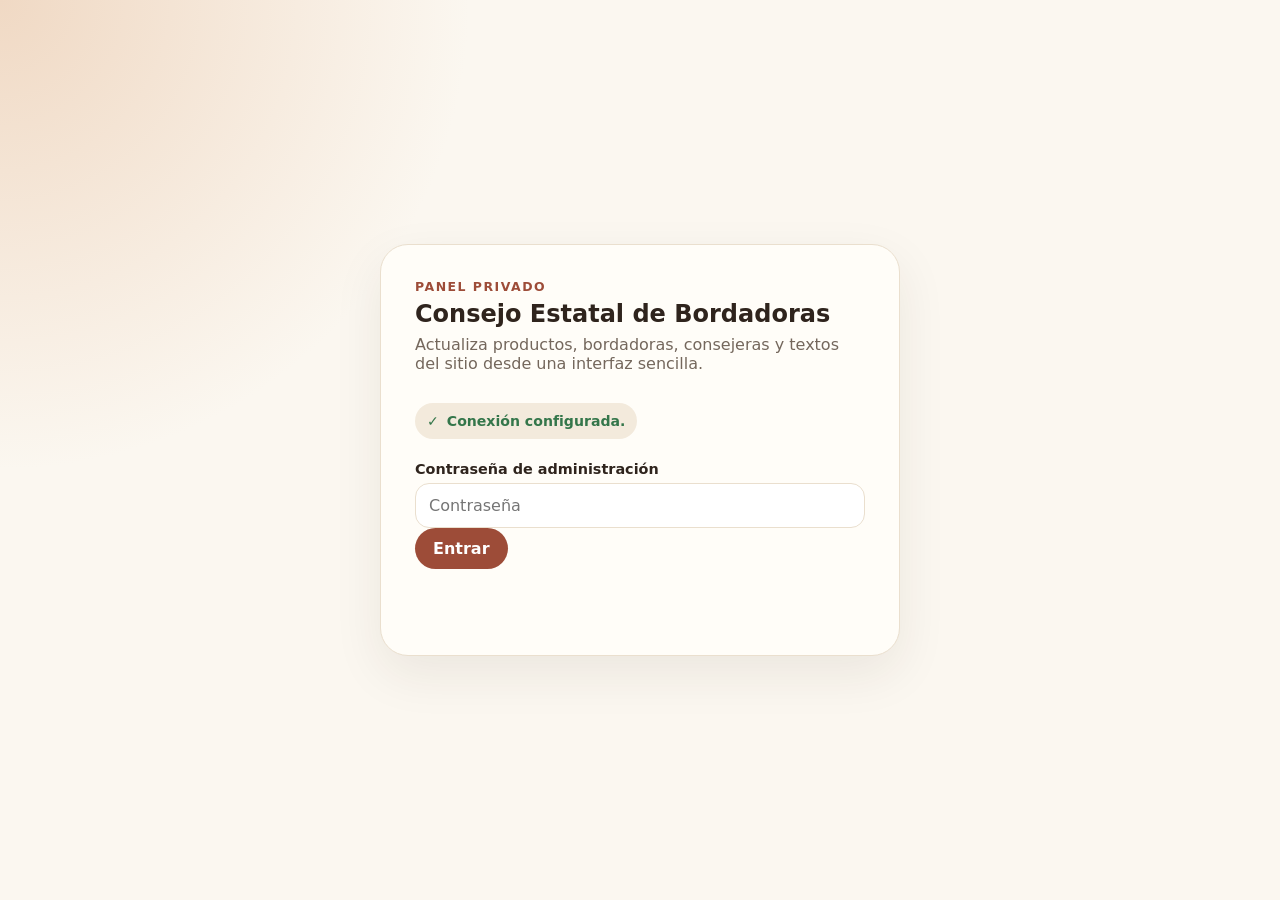
<file: admin/index.html>
<!doctype html>
<html lang="es">
<head>
  <meta charset="utf-8" />
  <meta name="viewport" content="width=device-width, initial-scale=1" />
  <title>Admin · Consejo Estatal de Bordadoras</title>
  <link rel="stylesheet" href="./styles.css" />
</head>
<body>
  <div id="app">
    <section id="loginScreen" class="screen login-screen">
      <div class="login-card">
        <p class="eyebrow">Panel privado</p>
        <h1>Consejo Estatal de Bordadoras</h1>
        <p class="muted">Actualiza productos, bordadoras, consejeras y textos del sitio desde una interfaz sencilla.</p>
        <div id="apiUrlBlock" class="hidden"><input id="apiUrlInput" type="hidden" /></div>
        <p id="configuredApiMessage" class="configured-api">Conexión configurada.</p>
        <label>Contraseña de administración</label>
        <input id="passwordInput" type="password" placeholder="Contraseña" autocomplete="current-password" />
        <button id="loginBtn" class="primary">Entrar</button>
        <p id="loginMessage" class="message"></p>
      </div>
    </section>

    <section id="adminScreen" class="screen hidden">
      <header class="topbar">
        <div>
          <p class="eyebrow">Administración</p>
          <h1>Catálogo del Consejo</h1>
        </div>
        <div class="top-actions">
          <button id="refreshBtn" class="secondary">Actualizar datos</button>
          <button id="logoutBtn" class="ghost">Salir</button>
        </div>
      </header>

      <main class="layout">
        <aside class="sidebar">
          <button class="nav active" data-tab="productos">Productos</button>
          <button class="nav" data-tab="bordadoras">Bordadoras</button>
          <button class="nav" data-tab="consejeras">Consejeras</button>
          <button class="nav" data-tab="opciones">Categorías y técnicas</button>
          <button class="nav" data-tab="configuracion">Configuración</button>
        </aside>

        <section class="content">
          <div id="status" class="status hidden"></div>

          <section id="tab-productos" class="tab active">
            <div class="section-head">
              <div>
                <h2>Productos</h2>
                <p class="muted">Crea, edita, publica u oculta piezas del catálogo.</p>
              </div>
              <button id="newProductBtn" class="primary">Nuevo producto</button>
            </div>
            <div class="toolbar">
              <input id="productSearch" type="search" placeholder="Buscar producto, municipio o bordadora" />
              <select id="productStateFilter"><option value="">Todos los estados</option></select>
            </div>
            <div id="productsList" class="cards"></div>
            <form id="productForm" class="editor hidden"></form>
          </section>

          <section id="tab-bordadoras" class="tab">
            <div class="section-head">
              <div>
                <h2>Bordadoras</h2>
                <p class="muted">Administra fichas de artesanas y datos de contacto.</p>
              </div>
              <button id="newBordadoraBtn" class="primary">Nueva bordadora</button>
            </div>
            <input id="bordadoraSearch" type="search" placeholder="Buscar bordadora o municipio" />
            <div id="bordadorasList" class="cards"></div>
            <form id="bordadoraForm" class="editor hidden"></form>
          </section>

          <section id="tab-consejeras" class="tab">
            <div class="section-head">
              <div>
                <h2>Consejeras</h2>
                <p class="muted">Administra integrantes del Consejo y sus semblanzas.</p>
              </div>
              <button id="newConsejeraBtn" class="primary">Nueva consejera</button>
            </div>
            <input id="consejeraSearch" type="search" placeholder="Buscar consejera o cargo" />
            <div id="consejerasList" class="cards"></div>
            <form id="consejeraForm" class="editor hidden"></form>
          </section>


          <section id="tab-opciones" class="tab">
            <div class="section-head">
              <div>
                <h2>Categorías y técnicas</h2>
                <p class="muted">Agrega, corrige o elimina opciones. Escribe una opción por línea.</p>
              </div>
              <button id="saveOptionsBtn" class="primary">Guardar opciones</button>
            </div>
            <div class="options-grid">
              <div>
                <label for="categoriesOptions">Categorías</label>
                <textarea id="categoriesOptions" rows="14" placeholder="Una categoría por línea"></textarea>
              </div>
              <div>
                <label for="techniquesOptions">Técnicas</label>
                <textarea id="techniquesOptions" rows="14" placeholder="Una técnica por línea"></textarea>
              </div>
            </div>
            <p class="help">Los cambios se guardan en la hoja “Listas” de Google Sheets y aparecen de inmediato en los formularios de productos.</p>
          </section>

          <section id="tab-configuracion" class="tab">
            <div class="section-head">
              <div>
                <h2>Configuración del sitio</h2>
                <p class="muted">Edita valores de contacto, redes y textos cortos. No cambies las claves.</p>
              </div>
              <button id="saveConfigBtn" class="primary">Guardar configuración</button>
            </div>
            <div id="configEditor" class="config-grid"></div>
          </section>
        </section>
      </main>
    </section>
  </div>

  <script src="./config.js"></script>
  <script src="./app.js"></script>
</body>
</html>
</file>
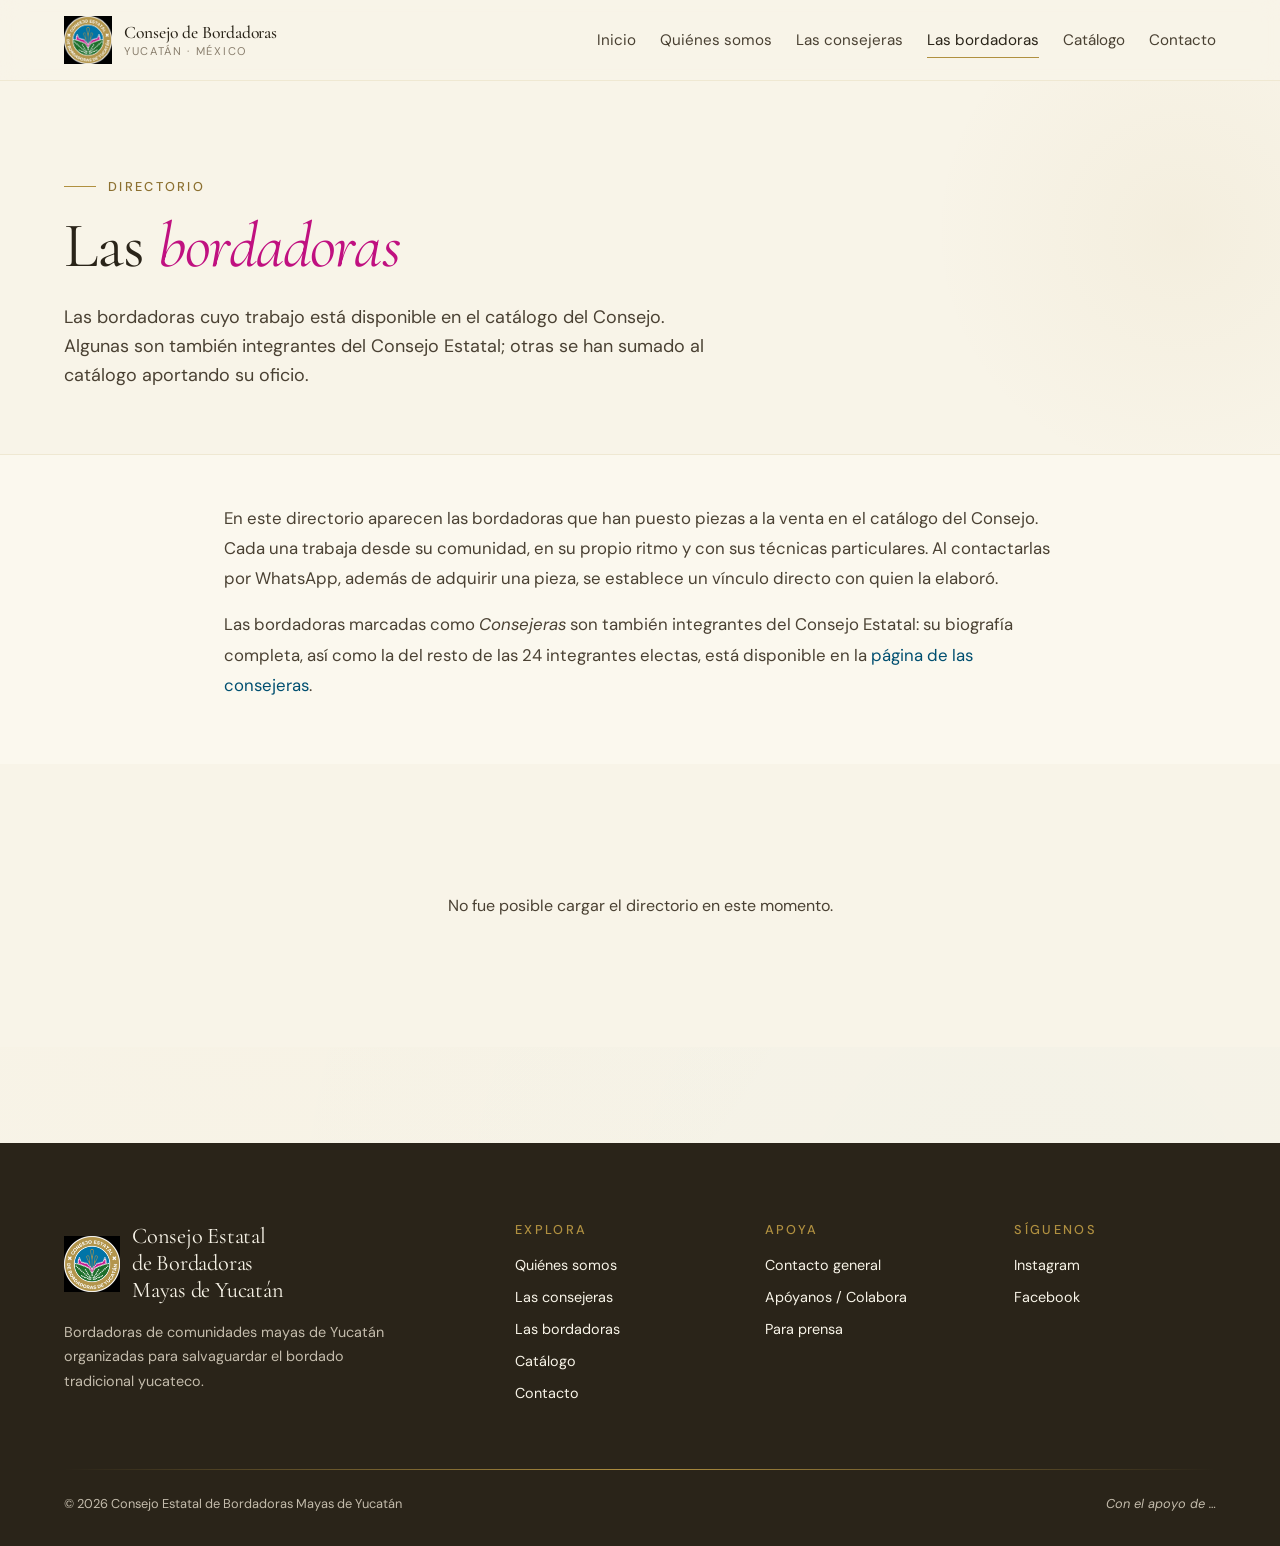
<file: site/bordadoras.html>
<!DOCTYPE html>
<html lang="es">
<head>
  <meta charset="UTF-8">
  <meta name="viewport" content="width=device-width, initial-scale=1.0">
  <title>Las bordadoras · Consejo Estatal de Bordadoras Mayas de Yucatán</title>
  <meta name="description" content="Directorio de bordadoras integrantes del Consejo Estatal de Bordadoras Mayas de Yucatán, con sus comunidades, técnicas y trayectorias.">
  
  <link rel="preconnect" href="https://fonts.googleapis.com">
  <link rel="preconnect" href="https://fonts.gstatic.com" crossorigin>
  <link href="https://fonts.googleapis.com/css2?family=Cormorant+Garamond:ital,wght@0,300;0,400;0,500;0,600;1,300;1,400;1,500&family=DM+Sans:wght@400;500;600&display=swap" rel="stylesheet">
  
  <link rel="stylesheet" href="assets/css/base.css">
  <link rel="stylesheet" href="assets/css/componentes.css">
  <link rel="stylesheet" href="assets/css/paginas-internas.css">
  <link rel="icon" type="image/png" href="assets/img/logo-consejo.png">
</head>

<body>
  <header class="header">
    <div class="header__contenedor">
      <a href="index.html" class="header__marca" aria-label="Inicio">
        <img src="assets/img/logo-consejo.png" alt="" class="header__logo">
        <div class="header__nombre">
          <span class="header__nombre-principal">Consejo de Bordadoras</span>
          <span class="header__nombre-secundario">Yucatán · México</span>
        </div>
      </a>
      
      <nav class="nav" aria-label="Navegación principal">
        <ul class="nav__lista">
          <li><a class="nav__link" href="index.html">Inicio</a></li>
          <li><a class="nav__link" href="quienes-somos.html">Quiénes somos</a></li>
          <li><a class="nav__link" href="consejeras.html">Las consejeras</a></li>
          <li><a class="nav__link" href="bordadoras.html" aria-current="page">Las bordadoras</a></li>
          <li><a class="nav__link" href="catalogo.html">Catálogo</a></li>
          <li><a class="nav__link" href="contacto.html">Contacto</a></li>
        </ul>
        <button class="nav__toggle" aria-label="Abrir menú" aria-expanded="false">
          <svg viewBox="0 0 24 24" fill="none" stroke="currentColor" stroke-width="1.5">
            <line x1="3" y1="6" x2="21" y2="6"/>
            <line x1="3" y1="12" x2="21" y2="12"/>
            <line x1="3" y1="18" x2="21" y2="18"/>
          </svg>
        </button>
      </nav>
    </div>
  </header>

  <main>
    <header class="page-header">
      <div class="page-header__contenedor">
        <div class="page-header__eyebrow">
          <span class="page-header__eyebrow-linea"></span>
          <span class="page-header__eyebrow-texto">Directorio</span>
        </div>
        <h1 class="page-header__titulo">Las <em>bordadoras</em></h1>
        <p class="page-header__subtitulo">
          Las bordadoras cuyo trabajo está disponible en el catálogo del Consejo. Algunas son también integrantes del Consejo Estatal; otras se han sumado al catálogo aportando su oficio.
        </p>
      </div>
    </header>

    <section class="prosa" style="padding-block: var(--esp-12);">
      <div class="prosa__contenedor">
        <p>
          En este directorio aparecen las bordadoras que han puesto piezas a la venta en el catálogo del Consejo. Cada una trabaja desde su comunidad, en su propio ritmo y con sus técnicas particulares. Al contactarlas por WhatsApp, además de adquirir una pieza, se establece un vínculo directo con quien la elaboró.
        </p>
        <p>
          Las bordadoras marcadas como <em>Consejeras</em> son también integrantes del Consejo Estatal: su biografía completa, así como la del resto de las 24 integrantes electas, está disponible en la <a href="consejeras.html">página de las consejeras</a>.
        </p>
      </div>
    </section>

    <section class="bordadoras-grid" style="padding-block: var(--esp-16);">
      <div class="bordadoras-grid__contenedor">
        <div id="bordadoras-grid" class="bordadoras-grid__lista">
          <div class="cargando" style="grid-column: 1/-1;">Cargando directorio…</div>
        </div>
      </div>
    </section>
  </main>

  <footer class="footer">
    <div class="footer__contenedor">
      <div class="footer__grid">
        <div class="footer__marca">
          <div class="footer__logo-titulo">
            <img src="assets/img/logo-consejo.png" alt="" class="footer__logo">
            <h3 class="footer__titulo-bloque">Consejo Estatal<br>de Bordadoras<br>Mayas de Yucatán</h3>
          </div>
          <p class="footer__descripcion">
            Bordadoras de comunidades mayas de Yucatán organizadas para salvaguardar el bordado tradicional yucateco.
          </p>
        </div>
        <div>
          <h4 class="footer__columna-titulo">Explora</h4>
          <ul class="footer__lista">
            <li><a href="quienes-somos.html">Quiénes somos</a></li>
            <li><a href="consejeras.html">Las consejeras</a></li>
            <li><a href="bordadoras.html">Las bordadoras</a></li>
            <li><a href="catalogo.html">Catálogo</a></li>
            <li><a href="contacto.html">Contacto</a></li>
          </ul>
        </div>
        <div>
          <h4 class="footer__columna-titulo">Apoya</h4>
          <ul class="footer__lista">
            <li><a href="contacto.html">Contacto general</a></li>
            <li><a href="contacto.html">Apóyanos / Colabora</a></li>
            <li><a href="contacto.html">Para prensa</a></li>
          </ul>
        </div>
        <div>
          <h4 class="footer__columna-titulo">Síguenos</h4>
          <ul class="footer__lista">
            <li><a data-config-href="instagram_url" href="#" rel="noopener">Instagram</a></li>
            <li><a data-config-href="facebook_url" href="#" rel="noopener">Facebook</a></li>
          </ul>
        </div>
      </div>
      <hr class="footer__divisor">
      <div class="footer__inferior">
        <span>© 2026 Consejo Estatal de Bordadoras Mayas de Yucatán</span>
        <div class="footer__aliados">
          <span>Con el apoyo de <span data-config="aliados">…</span></span>
        </div>
      </div>
    </div>
  </footer>

  <script type="module" src="assets/js/bordadoras.js"></script>
</body>
</html>
</file>
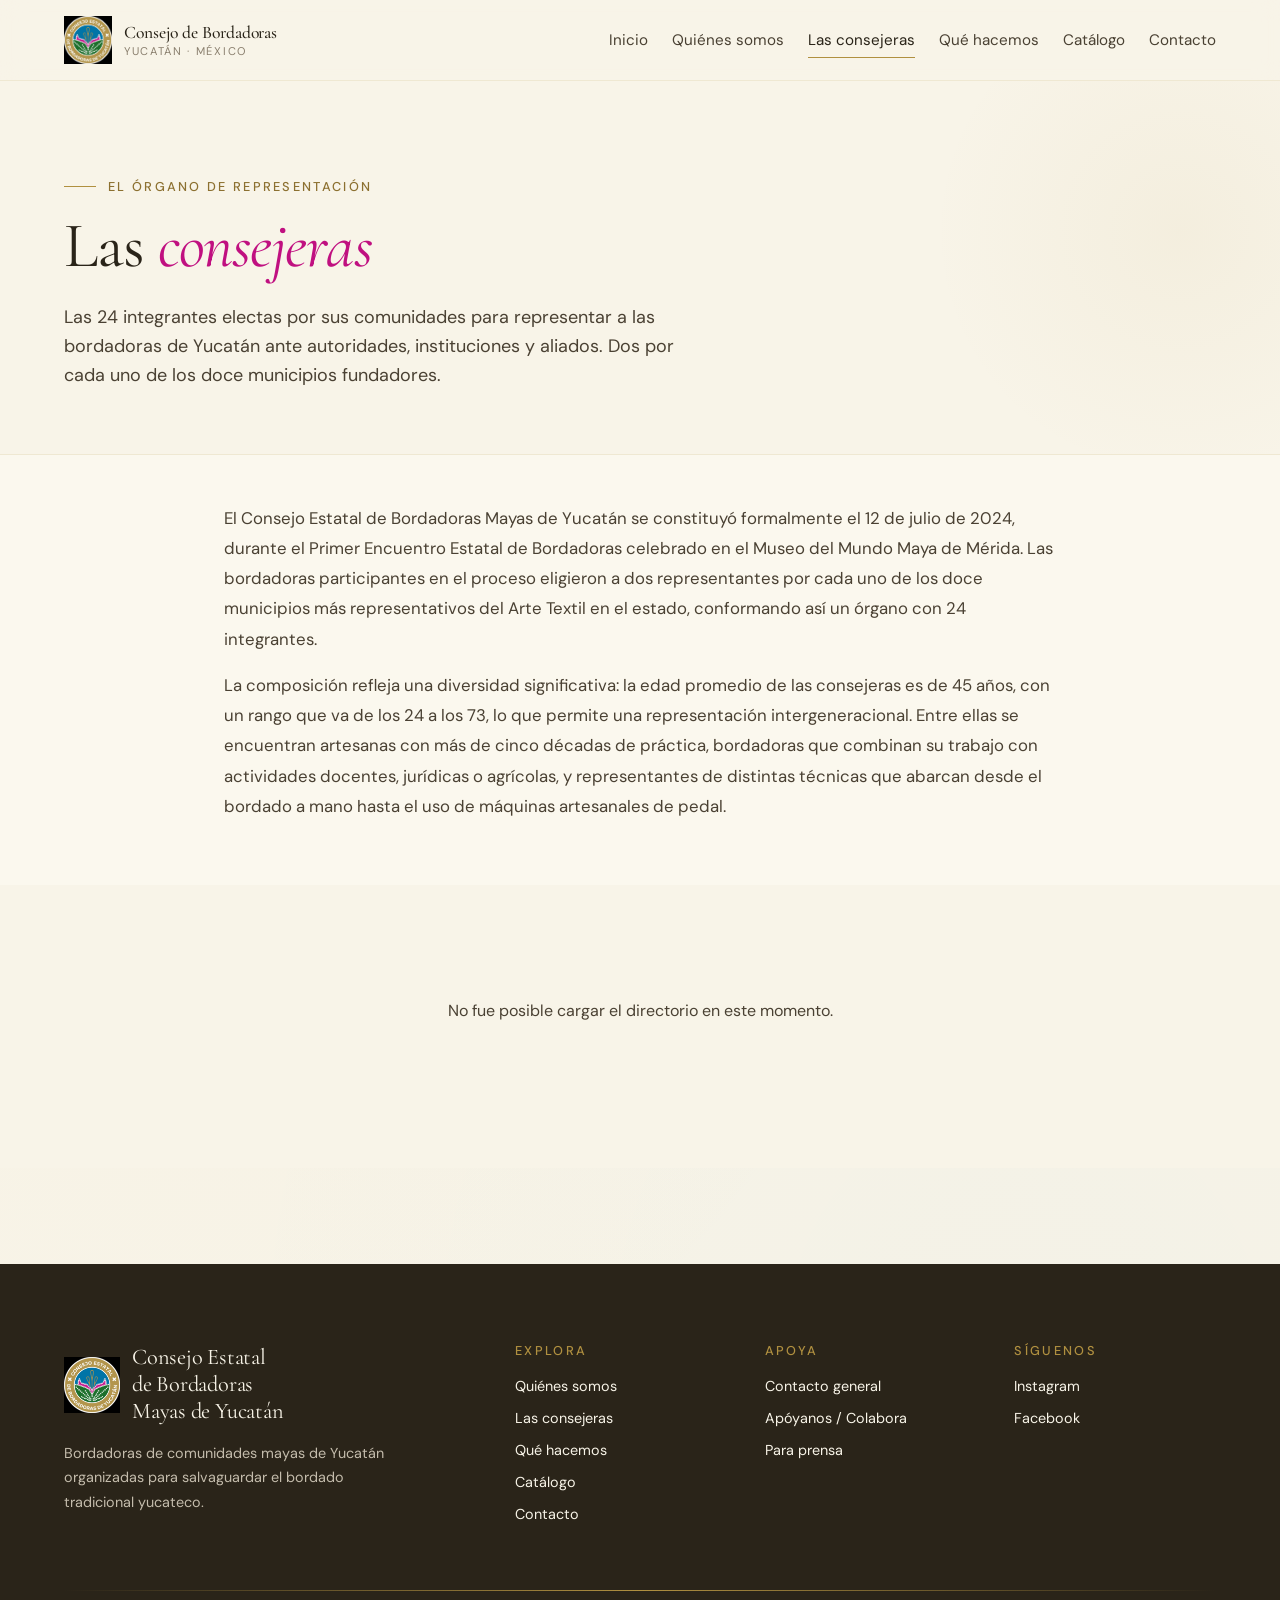
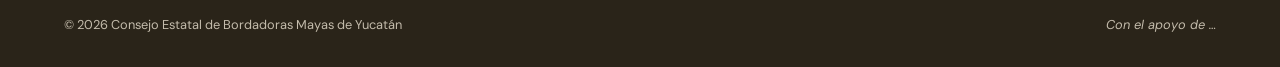
<file: site/consejeras.html>
<!DOCTYPE html>
<html lang="es">
<head>
  <meta charset="UTF-8">
  <meta name="viewport" content="width=device-width, initial-scale=1.0">
  <title>Las Consejeras · Consejo Estatal de Bordadoras Mayas de Yucatán</title>
  <meta name="description" content="Directorio de las 24 integrantes electas del Consejo Estatal de Bordadoras Mayas de Yucatán, representantes de 12 municipios.">
  
  <link rel="preconnect" href="https://fonts.googleapis.com">
  <link rel="preconnect" href="https://fonts.gstatic.com" crossorigin>
  <link href="https://fonts.googleapis.com/css2?family=Cormorant+Garamond:ital,wght@0,300;0,400;0,500;0,600;1,300;1,400;1,500&family=DM+Sans:wght@400;500;600&display=swap" rel="stylesheet">
  
  <link rel="stylesheet" href="assets/css/base.css">
  <link rel="stylesheet" href="assets/css/componentes.css">
  <link rel="stylesheet" href="assets/css/paginas-internas.css">
  <link rel="icon" type="image/png" href="assets/img/logo-consejo.png">
</head>

<body>
  <header class="header">
    <div class="header__contenedor">
      <a href="index.html" class="header__marca" aria-label="Inicio">
        <img src="assets/img/logo-consejo.png" alt="" class="header__logo">
        <div class="header__nombre">
          <span class="header__nombre-principal">Consejo de Bordadoras</span>
          <span class="header__nombre-secundario">Yucatán · México</span>
        </div>
      </a>
      
      <nav class="nav" aria-label="Navegación principal">
        <ul class="nav__lista">
          <li><a class="nav__link" href="index.html">Inicio</a></li>
          <li><a class="nav__link" href="quienes-somos.html">Quiénes somos</a></li>
          <li><a class="nav__link" href="consejeras.html" aria-current="page">Las consejeras</a></li>
          <li><a class="nav__link" href="que-hacemos.html">Qué hacemos</a></li>
          <li><a class="nav__link" href="catalogo.html">Catálogo</a></li>
          <li><a class="nav__link" href="contacto.html">Contacto</a></li>
        </ul>
        <button class="nav__toggle" aria-label="Abrir menú" aria-expanded="false">
          <svg viewBox="0 0 24 24" fill="none" stroke="currentColor" stroke-width="1.5">
            <line x1="3" y1="6" x2="21" y2="6"/>
            <line x1="3" y1="12" x2="21" y2="12"/>
            <line x1="3" y1="18" x2="21" y2="18"/>
          </svg>
        </button>
      </nav>
    </div>
  </header>

  <main>
    <header class="page-header">
      <div class="page-header__contenedor">
        <div class="page-header__eyebrow">
          <span class="page-header__eyebrow-linea"></span>
          <span class="page-header__eyebrow-texto">El órgano de representación</span>
        </div>
        <h1 class="page-header__titulo">Las <em>consejeras</em></h1>
        <p class="page-header__subtitulo">
          Las 24 integrantes electas por sus comunidades para representar a las bordadoras de Yucatán ante autoridades, instituciones y aliados. Dos por cada uno de los doce municipios fundadores.
        </p>
      </div>
    </header>

    <section class="prosa" style="padding-block: var(--esp-12);">
      <div class="prosa__contenedor">
        <p>
          El Consejo Estatal de Bordadoras Mayas de Yucatán se constituyó formalmente el 12 de julio de 2024, durante el Primer Encuentro Estatal de Bordadoras celebrado en el Museo del Mundo Maya de Mérida. Las bordadoras participantes en el proceso eligieron a dos representantes por cada uno de los doce municipios más representativos del Arte Textil en el estado, conformando así un órgano con 24 integrantes.
        </p>
        <p>
          La composición refleja una diversidad significativa: la edad promedio de las consejeras es de 45 años, con un rango que va de los 24 a los 73, lo que permite una representación intergeneracional. Entre ellas se encuentran artesanas con más de cinco décadas de práctica, bordadoras que combinan su trabajo con actividades docentes, jurídicas o agrícolas, y representantes de distintas técnicas que abarcan desde el bordado a mano hasta el uso de máquinas artesanales de pedal.
        </p>
      </div>
    </section>

    <section class="bordadoras-grid" style="padding-block: var(--esp-12) var(--esp-20);">
      <div class="bordadoras-grid__contenedor">
        <div id="consejeras-grid" class="bordadoras-grid__lista">
          <div class="cargando" style="grid-column: 1/-1;">Cargando directorio del Consejo…</div>
        </div>
      </div>
    </section>
  </main>

  <footer class="footer">
    <div class="footer__contenedor">
      <div class="footer__grid">
        <div class="footer__marca">
          <div class="footer__logo-titulo">
            <img src="assets/img/logo-consejo.png" alt="" class="footer__logo">
            <h3 class="footer__titulo-bloque">Consejo Estatal<br>de Bordadoras<br>Mayas de Yucatán</h3>
          </div>
          <p class="footer__descripcion">
            Bordadoras de comunidades mayas de Yucatán organizadas para salvaguardar el bordado tradicional yucateco.
          </p>
        </div>
        <div>
          <h4 class="footer__columna-titulo">Explora</h4>
          <ul class="footer__lista">
            <li><a href="quienes-somos.html">Quiénes somos</a></li>
            <li><a href="consejeras.html">Las consejeras</a></li>
            <li><a href="que-hacemos.html">Qué hacemos</a></li>
            <li><a href="catalogo.html">Catálogo</a></li>
            <li><a href="contacto.html">Contacto</a></li>
          </ul>
        </div>
        <div>
          <h4 class="footer__columna-titulo">Apoya</h4>
          <ul class="footer__lista">
            <li><a href="contacto.html">Contacto general</a></li>
            <li><a href="contacto.html">Apóyanos / Colabora</a></li>
            <li><a href="contacto.html">Para prensa</a></li>
          </ul>
        </div>
        <div>
          <h4 class="footer__columna-titulo">Síguenos</h4>
          <ul class="footer__lista">
            <li><a data-config-href="instagram_url" href="#" rel="noopener">Instagram</a></li>
            <li><a data-config-href="facebook_url" href="#" rel="noopener">Facebook</a></li>
          </ul>
        </div>
      </div>
      <hr class="footer__divisor">
      <div class="footer__inferior">
        <span>© 2026 Consejo Estatal de Bordadoras Mayas de Yucatán</span>
        <div class="footer__aliados">
          <span>Con el apoyo de <span data-config="aliados">…</span></span>
        </div>
      </div>
    </div>
  </footer>

  <script type="module" src="assets/js/consejeras.js"></script>
</body>
</html>
</file>
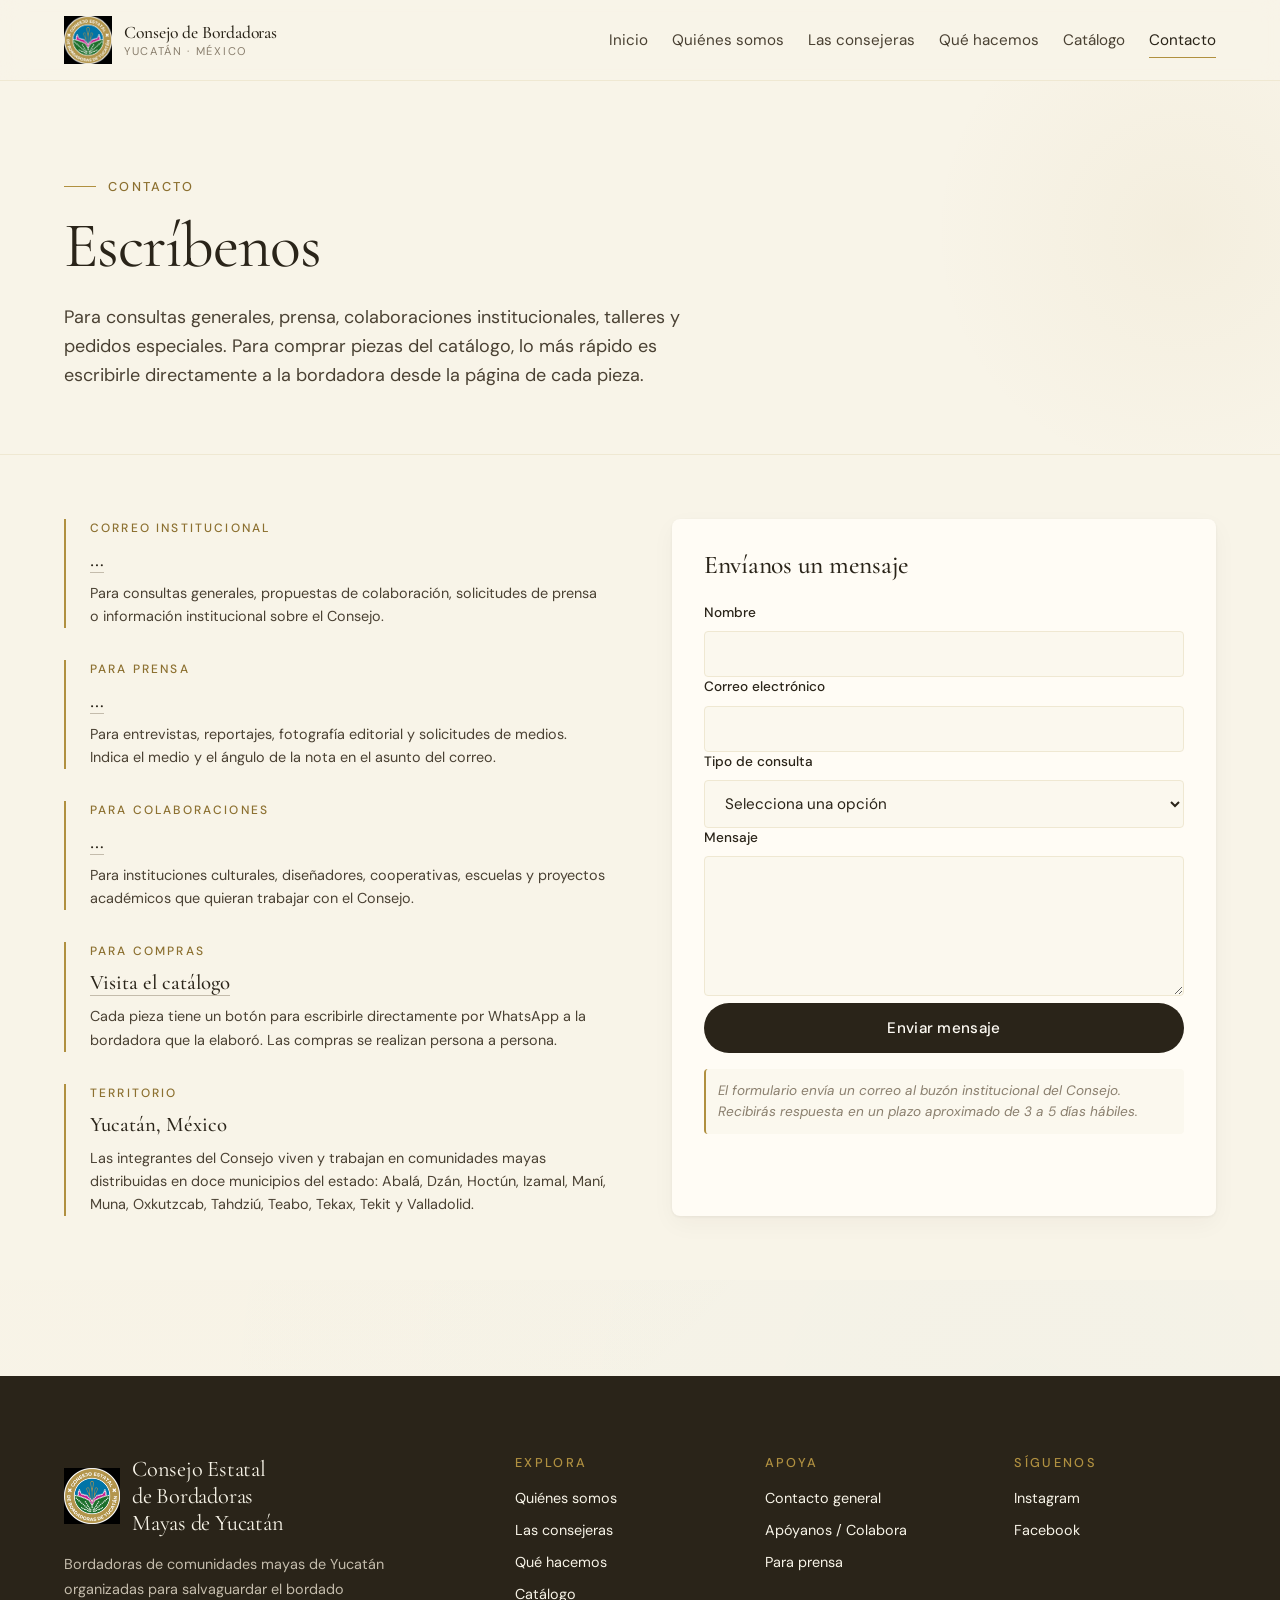
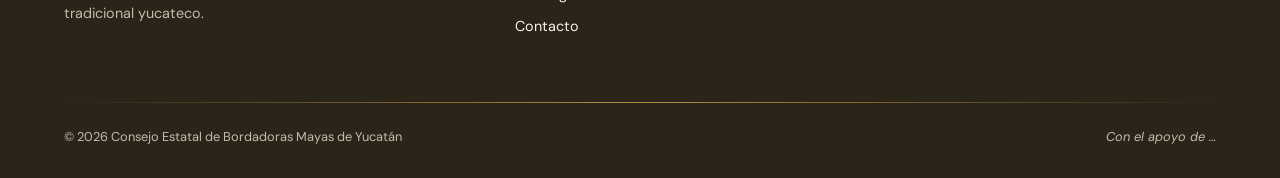
<file: site/contacto.html>
<!DOCTYPE html>
<html lang="es">
<head>
  <meta charset="UTF-8">
  <meta name="viewport" content="width=device-width, initial-scale=1.0">
  <title>Contacto · Consejo Estatal de Bordadoras Mayas de Yucatán</title>
  <meta name="description" content="Contacta al Consejo Estatal de Bordadoras Mayas de Yucatán para consultas, prensa, colaboraciones institucionales o pedidos especiales.">
  
  <link rel="preconnect" href="https://fonts.googleapis.com">
  <link rel="preconnect" href="https://fonts.gstatic.com" crossorigin>
  <link href="https://fonts.googleapis.com/css2?family=Cormorant+Garamond:ital,wght@0,300;0,400;0,500;0,600;1,300;1,400;1,500&family=DM+Sans:wght@400;500;600&display=swap" rel="stylesheet">
  
  <link rel="stylesheet" href="assets/css/base.css">
  <link rel="stylesheet" href="assets/css/componentes.css">
  <link rel="stylesheet" href="assets/css/paginas-internas.css">
  <link rel="icon" type="image/png" href="assets/img/logo-consejo.png">
</head>

<body>
  <header class="header">
    <div class="header__contenedor">
      <a href="index.html" class="header__marca" aria-label="Inicio">
        <img src="assets/img/logo-consejo.png" alt="" class="header__logo">
        <div class="header__nombre">
          <span class="header__nombre-principal">Consejo de Bordadoras</span>
          <span class="header__nombre-secundario">Yucatán · México</span>
        </div>
      </a>
      
      <nav class="nav" aria-label="Navegación principal">
        <ul class="nav__lista">
          <li><a class="nav__link" href="index.html">Inicio</a></li>
          <li><a class="nav__link" href="quienes-somos.html">Quiénes somos</a></li>
          <li><a class="nav__link" href="consejeras.html">Las consejeras</a></li>
          <li><a class="nav__link" href="que-hacemos.html">Qué hacemos</a></li>
          <li><a class="nav__link" href="catalogo.html">Catálogo</a></li>
          <li><a class="nav__link" href="contacto.html" aria-current="page">Contacto</a></li>
        </ul>
        <button class="nav__toggle" aria-label="Abrir menú" aria-expanded="false">
          <svg viewBox="0 0 24 24" fill="none" stroke="currentColor" stroke-width="1.5">
            <line x1="3" y1="6" x2="21" y2="6"/>
            <line x1="3" y1="12" x2="21" y2="12"/>
            <line x1="3" y1="18" x2="21" y2="18"/>
          </svg>
        </button>
      </nav>
    </div>
  </header>

  <main>
    <header class="page-header">
      <div class="page-header__contenedor">
        <div class="page-header__eyebrow">
          <span class="page-header__eyebrow-linea"></span>
          <span class="page-header__eyebrow-texto">Contacto</span>
        </div>
        <h1 class="page-header__titulo">Escríbenos</h1>
        <p class="page-header__subtitulo">
          Para consultas generales, prensa, colaboraciones institucionales, talleres y pedidos especiales. Para comprar piezas del catálogo, lo más rápido es escribirle directamente a la bordadora desde la página de cada pieza.
        </p>
      </div>
    </header>

    <section class="contacto-grid" style="padding-block: var(--esp-16);">
      <div class="contacto-grid__contenedor">
        <div class="contacto-info">
          <div class="contacto-info__bloque">
            <div class="contacto-info__etiqueta">Correo institucional</div>
            <p class="contacto-info__valor">
              <a data-config-mailto="correo_institucional" href="#"><span data-config="correo_institucional">…</span></a>
            </p>
            <p class="contacto-info__descripcion">
              Para consultas generales, propuestas de colaboración, solicitudes de prensa o información institucional sobre el Consejo.
            </p>
          </div>

          <div class="contacto-info__bloque">
            <div class="contacto-info__etiqueta">Para prensa</div>
            <p class="contacto-info__valor">
              <a data-config-mailto="correo_institucional" data-config-subject="Prensa" href="#"><span data-config="correo_institucional">…</span></a>
            </p>
            <p class="contacto-info__descripcion">
              Para entrevistas, reportajes, fotografía editorial y solicitudes de medios. Indica el medio y el ángulo de la nota en el asunto del correo.
            </p>
          </div>

          <div class="contacto-info__bloque">
            <div class="contacto-info__etiqueta">Para colaboraciones</div>
            <p class="contacto-info__valor">
              <a data-config-mailto="correo_institucional" data-config-subject="Colaboración" href="#"><span data-config="correo_institucional">…</span></a>
            </p>
            <p class="contacto-info__descripcion">
              Para instituciones culturales, diseñadores, cooperativas, escuelas y proyectos académicos que quieran trabajar con el Consejo.
            </p>
          </div>

          <div class="contacto-info__bloque">
            <div class="contacto-info__etiqueta">Para compras</div>
            <p class="contacto-info__valor">
              <a href="catalogo.html">Visita el catálogo</a>
            </p>
            <p class="contacto-info__descripcion">
              Cada pieza tiene un botón para escribirle directamente por WhatsApp a la bordadora que la elaboró. Las compras se realizan persona a persona.
            </p>
          </div>

          <div class="contacto-info__bloque">
            <div class="contacto-info__etiqueta">Territorio</div>
            <p class="contacto-info__valor">
              Yucatán, México
            </p>
            <p class="contacto-info__descripcion">
              Las integrantes del Consejo viven y trabajan en comunidades mayas distribuidas en doce municipios del estado: Abalá, Dzán, Hoctún, Izamal, Maní, Muna, Oxkutzcab, Tahdziú, Teabo, Tekax, Tekit y Valladolid.
            </p>
          </div>
        </div>

        <div class="form-contacto">
          <h2 class="form-contacto__titulo">Envíanos un mensaje</h2>
          
          <form data-config-action="correo_institucional" action="https://formsubmit.co/" method="POST">
            <input type="hidden" name="_subject" value="Mensaje desde el sitio web">
            <input type="hidden" name="_captcha" value="true">
            <input type="hidden" name="_template" value="table">
            
            <div class="form-grupo">
              <label class="form-grupo__label" for="nombre">Nombre</label>
              <input class="form-grupo__input" type="text" id="nombre" name="nombre" required>
            </div>
            
            <div class="form-grupo">
              <label class="form-grupo__label" for="correo">Correo electrónico</label>
              <input class="form-grupo__input" type="email" id="correo" name="correo" required>
            </div>
            
            <div class="form-grupo">
              <label class="form-grupo__label" for="asunto">Tipo de consulta</label>
              <select class="form-grupo__select" id="asunto" name="asunto" required>
                <option value="">Selecciona una opción</option>
                <option value="general">Consulta general</option>
                <option value="prensa">Prensa</option>
                <option value="colaboracion">Colaboración institucional</option>
                <option value="encargo">Pedido por encargo</option>
                <option value="taller">Talleres</option>
                <option value="otro">Otro</option>
              </select>
            </div>
            
            <div class="form-grupo">
              <label class="form-grupo__label" for="mensaje">Mensaje</label>
              <textarea class="form-grupo__textarea" id="mensaje" name="mensaje" required></textarea>
            </div>
            
            <button type="submit" class="boton boton--primario" style="width: 100%; justify-content: center;">
              Enviar mensaje
            </button>
            
            <p class="form-grupo__nota">
              El formulario envía un correo al buzón institucional del Consejo. Recibirás respuesta en un plazo aproximado de 3 a 5 días hábiles.
            </p>
          </form>
        </div>
      </div>
    </section>
  </main>

  <footer class="footer">
    <div class="footer__contenedor">
      <div class="footer__grid">
        <div class="footer__marca">
          <div class="footer__logo-titulo">
            <img src="assets/img/logo-consejo.png" alt="" class="footer__logo">
            <h3 class="footer__titulo-bloque">Consejo Estatal<br>de Bordadoras<br>Mayas de Yucatán</h3>
          </div>
          <p class="footer__descripcion">
            Bordadoras de comunidades mayas de Yucatán organizadas para salvaguardar el bordado tradicional yucateco.
          </p>
        </div>
        <div>
          <h4 class="footer__columna-titulo">Explora</h4>
          <ul class="footer__lista">
            <li><a href="quienes-somos.html">Quiénes somos</a></li>
            <li><a href="consejeras.html">Las consejeras</a></li>
            <li><a href="que-hacemos.html">Qué hacemos</a></li>
            <li><a href="catalogo.html">Catálogo</a></li>
            <li><a href="contacto.html">Contacto</a></li>
          </ul>
        </div>
        <div>
          <h4 class="footer__columna-titulo">Apoya</h4>
          <ul class="footer__lista">
            <li><a href="contacto.html">Contacto general</a></li>
            <li><a href="contacto.html">Apóyanos / Colabora</a></li>
            <li><a href="contacto.html">Para prensa</a></li>
          </ul>
        </div>
        <div>
          <h4 class="footer__columna-titulo">Síguenos</h4>
          <ul class="footer__lista">
            <li><a data-config-href="instagram_url" href="#" rel="noopener">Instagram</a></li>
            <li><a data-config-href="facebook_url" href="#" rel="noopener">Facebook</a></li>
          </ul>
        </div>
      </div>
      <hr class="footer__divisor">
      <div class="footer__inferior">
        <span>© 2026 Consejo Estatal de Bordadoras Mayas de Yucatán</span>
        <div class="footer__aliados">
          <span>Con el apoyo de <span data-config="aliados">…</span></span>
        </div>
      </div>
    </div>
  </footer>

  <script type="module">
    import { cargarYAplicarConfiguracion } from "./assets/js/config-dinamica.js";
    
    // Menú móvil
    const toggle = document.querySelector(".nav__toggle");
    const nav = document.querySelector(".nav");
    if (toggle && nav) {
      toggle.addEventListener("click", () => {
        nav.classList.toggle("activa");
        toggle.setAttribute("aria-expanded", nav.classList.contains("activa"));
      });
    }
    
    // Configuración dinámica
    cargarYAplicarConfiguracion();
  </script>
</body>
</html>
</file>
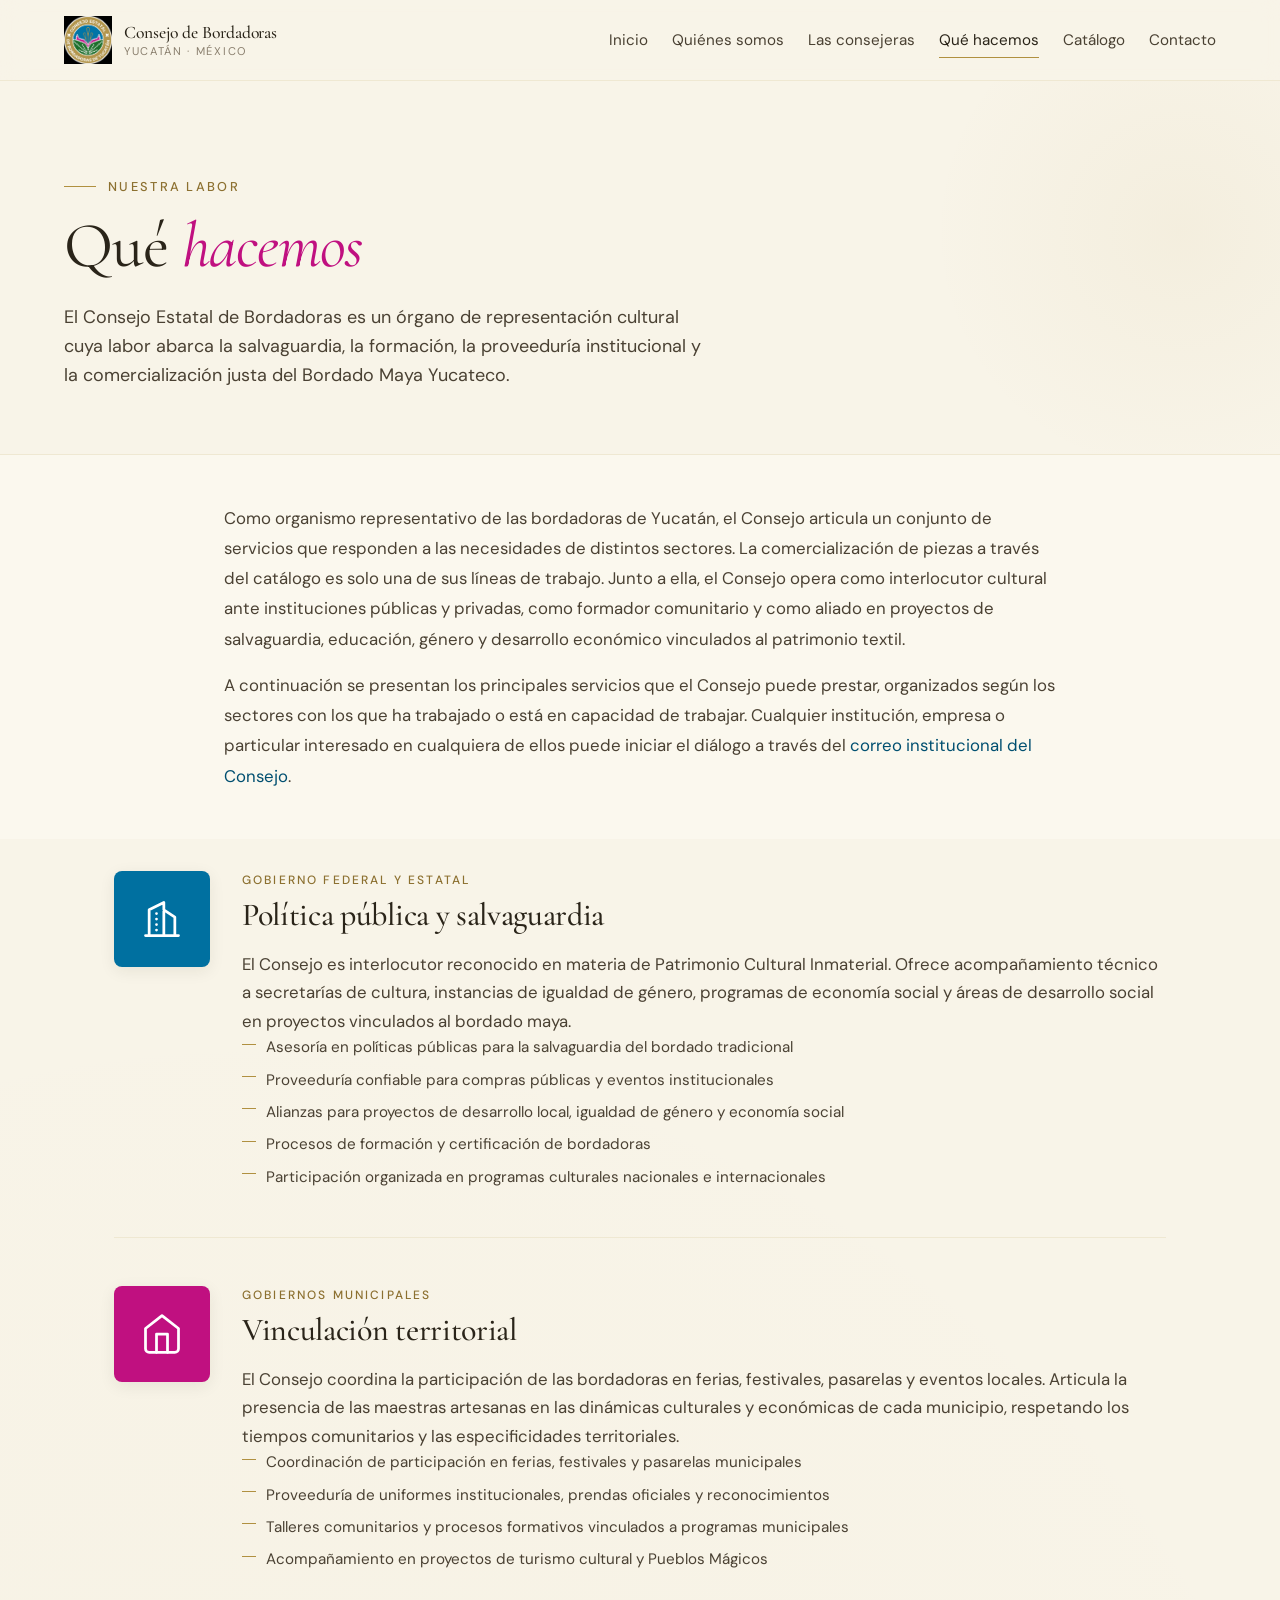
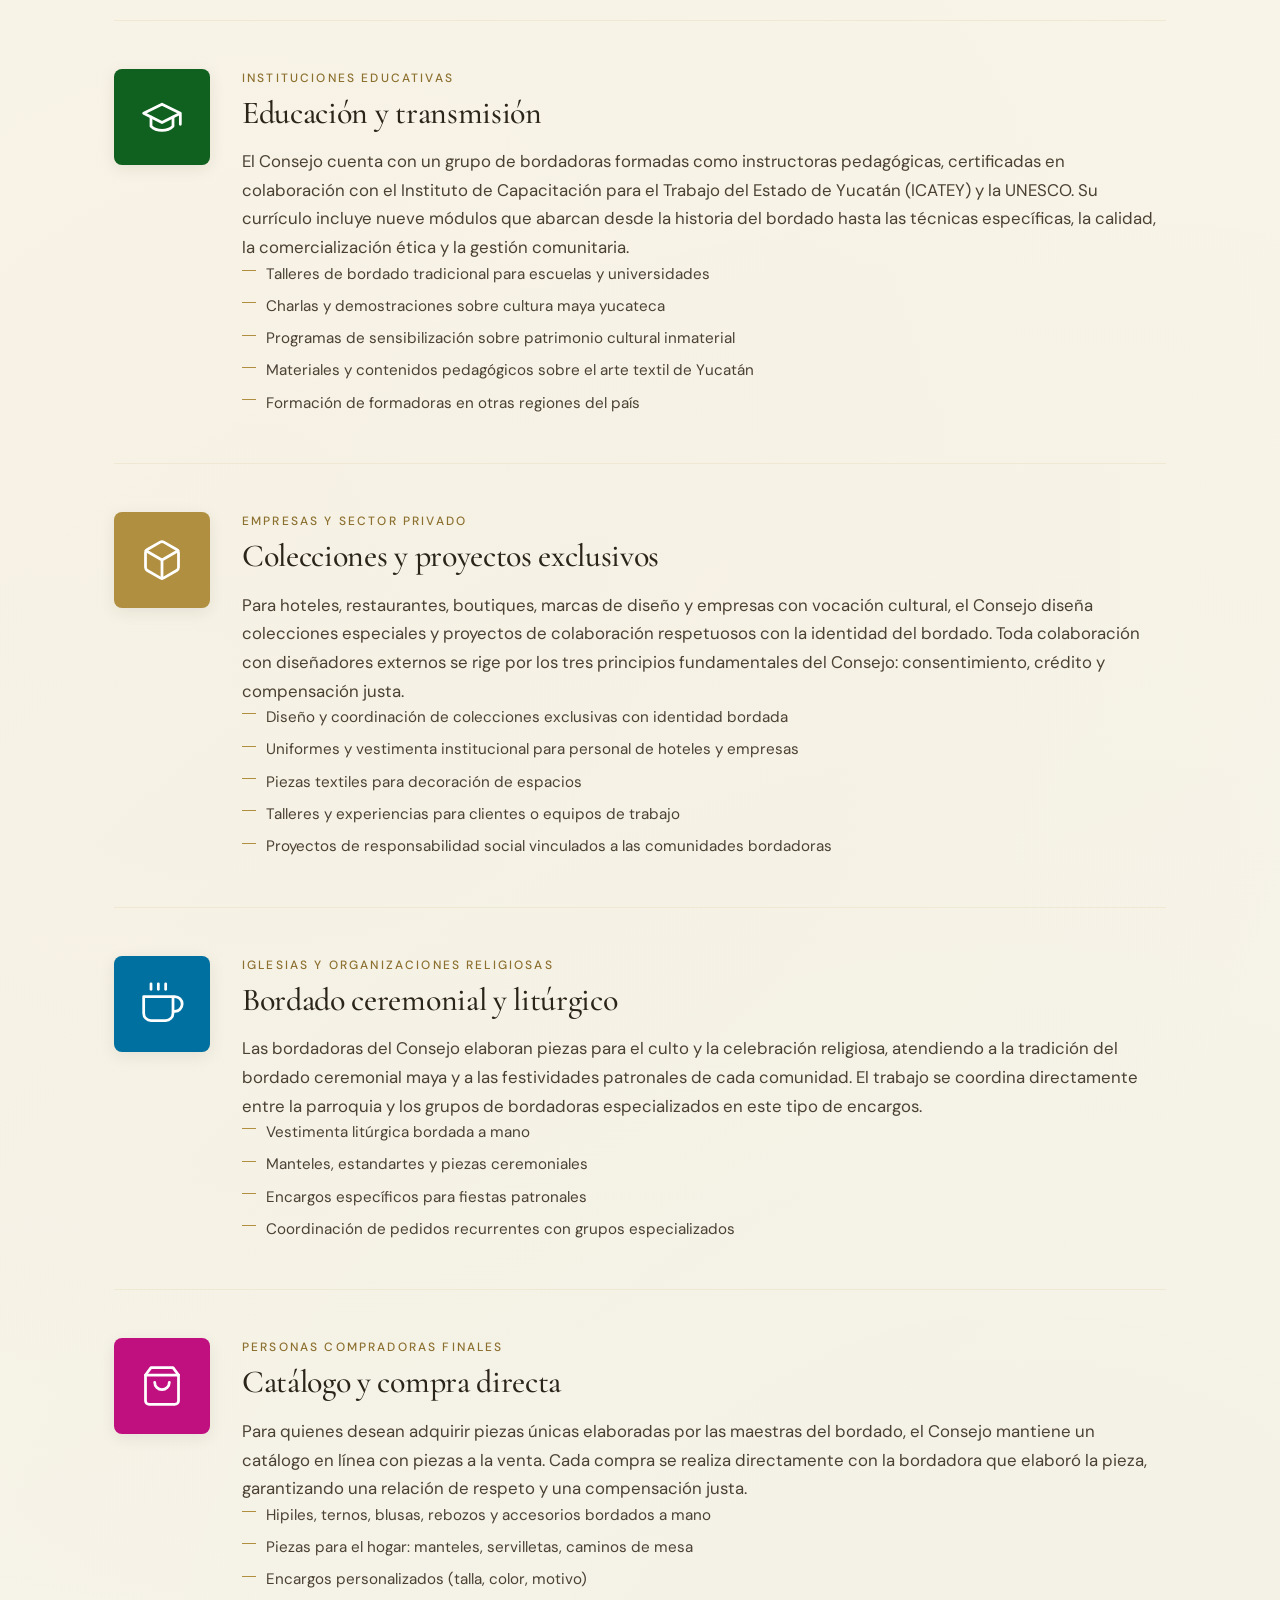
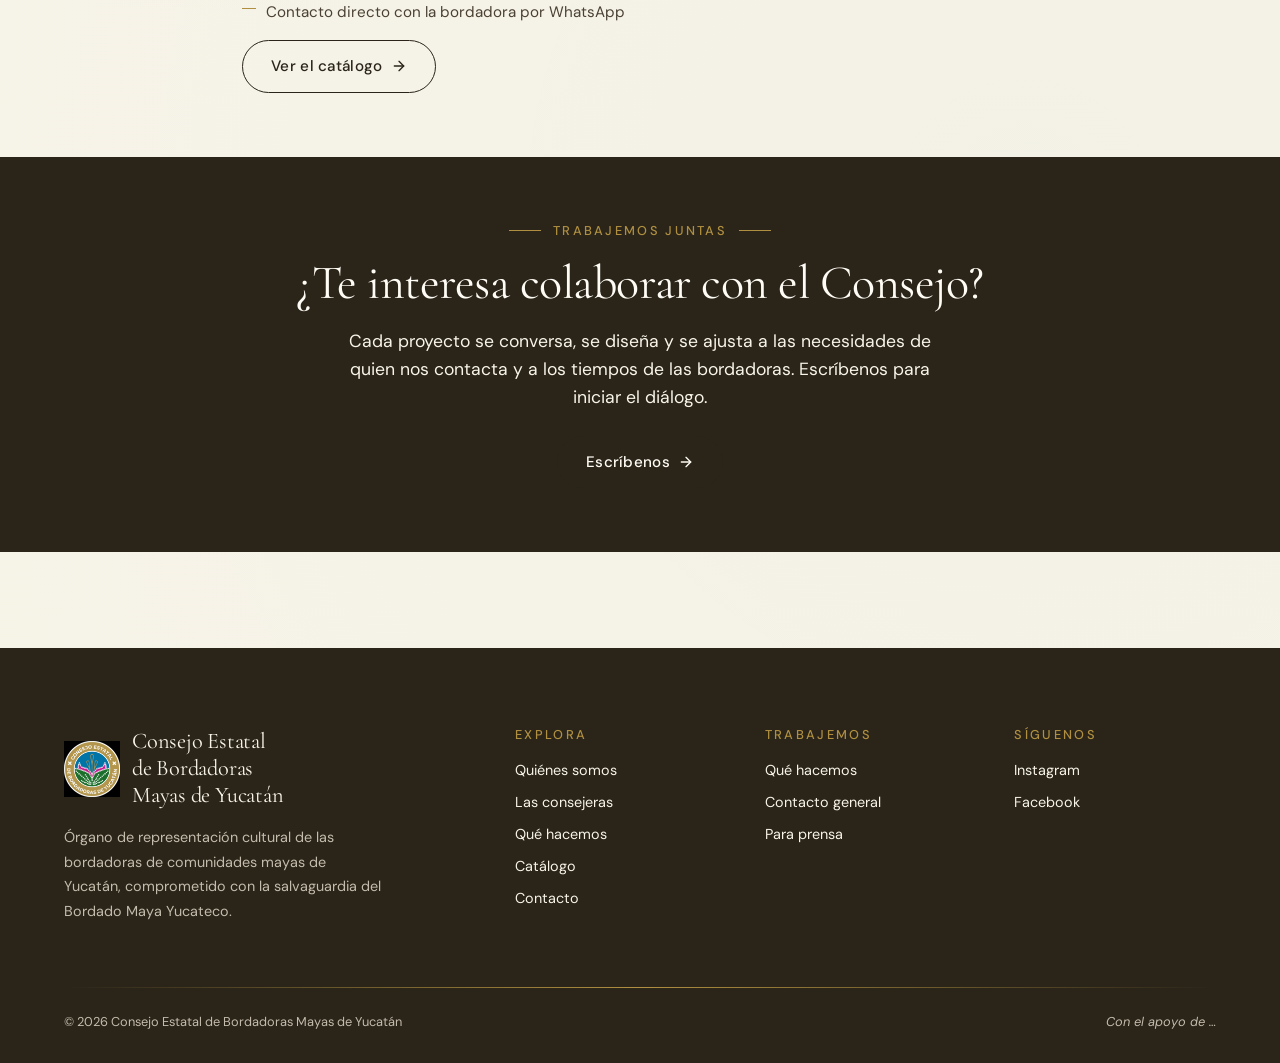
<file: site/que-hacemos.html>
<!DOCTYPE html>
<html lang="es">
<head>
  <meta charset="UTF-8">
  <meta name="viewport" content="width=device-width, initial-scale=1.0">
  <title>Qué hacemos · Consejo Estatal de Bordadoras Mayas de Yucatán</title>
  <meta name="description" content="El Consejo Estatal de Bordadoras Mayas de Yucatán ofrece servicios institucionales: procesos de formación, asesoría cultural, encargos especiales, talleres educativos, proveeduría a gobiernos y empresas, y comercialización justa de piezas tradicionales.">
  
  <link rel="preconnect" href="https://fonts.googleapis.com">
  <link rel="preconnect" href="https://fonts.gstatic.com" crossorigin>
  <link href="https://fonts.googleapis.com/css2?family=Cormorant+Garamond:ital,wght@0,300;0,400;0,500;0,600;1,300;1,400;1,500&family=DM+Sans:wght@400;500;600&display=swap" rel="stylesheet">
  
  <link rel="stylesheet" href="assets/css/base.css">
  <link rel="stylesheet" href="assets/css/componentes.css">
  <link rel="stylesheet" href="assets/css/paginas-internas.css">
  <link rel="icon" type="image/png" href="assets/img/logo-consejo.png">
</head>

<body>
  <header class="header">
    <div class="header__contenedor">
      <a href="index.html" class="header__marca" aria-label="Inicio">
        <img src="assets/img/logo-consejo.png" alt="" class="header__logo">
        <div class="header__nombre">
          <span class="header__nombre-principal">Consejo de Bordadoras</span>
          <span class="header__nombre-secundario">Yucatán · México</span>
        </div>
      </a>
      
      <nav class="nav" aria-label="Navegación principal">
        <ul class="nav__lista">
          <li><a class="nav__link" href="index.html">Inicio</a></li>
          <li><a class="nav__link" href="quienes-somos.html">Quiénes somos</a></li>
          <li><a class="nav__link" href="consejeras.html">Las consejeras</a></li>
          <li><a class="nav__link" href="que-hacemos.html" aria-current="page">Qué hacemos</a></li>
          <li><a class="nav__link" href="catalogo.html">Catálogo</a></li>
          <li><a class="nav__link" href="contacto.html">Contacto</a></li>
        </ul>
        <button class="nav__toggle" aria-label="Abrir menú" aria-expanded="false">
          <svg viewBox="0 0 24 24" fill="none" stroke="currentColor" stroke-width="1.5">
            <line x1="3" y1="6" x2="21" y2="6"/>
            <line x1="3" y1="12" x2="21" y2="12"/>
            <line x1="3" y1="18" x2="21" y2="18"/>
          </svg>
        </button>
      </nav>
    </div>
  </header>

  <main>
    <header class="page-header">
      <div class="page-header__contenedor">
        <div class="page-header__eyebrow">
          <span class="page-header__eyebrow-linea"></span>
          <span class="page-header__eyebrow-texto">Nuestra labor</span>
        </div>
        <h1 class="page-header__titulo">Qué <em>hacemos</em></h1>
        <p class="page-header__subtitulo">
          El Consejo Estatal de Bordadoras es un órgano de representación cultural cuya labor abarca la salvaguardia, la formación, la proveeduría institucional y la comercialización justa del Bordado Maya Yucateco.
        </p>
      </div>
    </header>

    <section class="prosa" style="padding-block: var(--esp-12) var(--esp-8);">
      <div class="prosa__contenedor">
        <p>
          Como organismo representativo de las bordadoras de Yucatán, el Consejo articula un conjunto de servicios que responden a las necesidades de distintos sectores. La comercialización de piezas a través del catálogo es solo una de sus líneas de trabajo. Junto a ella, el Consejo opera como interlocutor cultural ante instituciones públicas y privadas, como formador comunitario y como aliado en proyectos de salvaguardia, educación, género y desarrollo económico vinculados al patrimonio textil.
        </p>
        <p>
          A continuación se presentan los principales servicios que el Consejo puede prestar, organizados según los sectores con los que ha trabajado o está en capacidad de trabajar. Cualquier institución, empresa o particular interesado en cualquiera de ellos puede iniciar el diálogo a través del <a href="contacto.html">correo institucional del Consejo</a>.
        </p>
      </div>
    </section>

    <section class="servicios-grid" style="padding-block: var(--esp-8) var(--esp-16);">
      <div class="servicios-grid__contenedor">
        
        <article class="servicio">
          <div class="servicio__icono" style="background-color: var(--c-azul);">
            <svg viewBox="0 0 24 24" fill="none" stroke="white" stroke-width="1.5" stroke-linecap="round" stroke-linejoin="round">
              <path d="M3 21h18M5 21V7l8-4v18M19 21V11l-6-4M9 9v.01M9 12v.01M9 15v.01M9 18v.01"/>
            </svg>
          </div>
          <div class="servicio__contenido">
            <div class="servicio__sector">Gobierno federal y estatal</div>
            <h2 class="servicio__titulo">Política pública y salvaguardia</h2>
            <p class="servicio__descripcion">
              El Consejo es interlocutor reconocido en materia de Patrimonio Cultural Inmaterial. Ofrece acompañamiento técnico a secretarías de cultura, instancias de igualdad de género, programas de economía social y áreas de desarrollo social en proyectos vinculados al bordado maya.
            </p>
            <ul class="servicio__lista">
              <li>Asesoría en políticas públicas para la salvaguardia del bordado tradicional</li>
              <li>Proveeduría confiable para compras públicas y eventos institucionales</li>
              <li>Alianzas para proyectos de desarrollo local, igualdad de género y economía social</li>
              <li>Procesos de formación y certificación de bordadoras</li>
              <li>Participación organizada en programas culturales nacionales e internacionales</li>
            </ul>
          </div>
        </article>

        <article class="servicio">
          <div class="servicio__icono" style="background-color: var(--c-magenta);">
            <svg viewBox="0 0 24 24" fill="none" stroke="white" stroke-width="1.5" stroke-linecap="round" stroke-linejoin="round">
              <path d="M3 9l9-7 9 7v11a2 2 0 0 1-2 2H5a2 2 0 0 1-2-2z"/>
              <path d="M9 22V12h6v10"/>
            </svg>
          </div>
          <div class="servicio__contenido">
            <div class="servicio__sector">Gobiernos municipales</div>
            <h2 class="servicio__titulo">Vinculación territorial</h2>
            <p class="servicio__descripcion">
              El Consejo coordina la participación de las bordadoras en ferias, festivales, pasarelas y eventos locales. Articula la presencia de las maestras artesanas en las dinámicas culturales y económicas de cada municipio, respetando los tiempos comunitarios y las especificidades territoriales.
            </p>
            <ul class="servicio__lista">
              <li>Coordinación de participación en ferias, festivales y pasarelas municipales</li>
              <li>Proveeduría de uniformes institucionales, prendas oficiales y reconocimientos</li>
              <li>Talleres comunitarios y procesos formativos vinculados a programas municipales</li>
              <li>Acompañamiento en proyectos de turismo cultural y Pueblos Mágicos</li>
            </ul>
          </div>
        </article>

        <article class="servicio">
          <div class="servicio__icono" style="background-color: var(--c-verde);">
            <svg viewBox="0 0 24 24" fill="none" stroke="white" stroke-width="1.5" stroke-linecap="round" stroke-linejoin="round">
              <path d="M22 10v6M2 10l10-5 10 5-10 5z"/>
              <path d="M6 12v5c3 3 9 3 12 0v-5"/>
            </svg>
          </div>
          <div class="servicio__contenido">
            <div class="servicio__sector">Instituciones educativas</div>
            <h2 class="servicio__titulo">Educación y transmisión</h2>
            <p class="servicio__descripcion">
              El Consejo cuenta con un grupo de bordadoras formadas como instructoras pedagógicas, certificadas en colaboración con el Instituto de Capacitación para el Trabajo del Estado de Yucatán (ICATEY) y la UNESCO. Su currículo incluye nueve módulos que abarcan desde la historia del bordado hasta las técnicas específicas, la calidad, la comercialización ética y la gestión comunitaria.
            </p>
            <ul class="servicio__lista">
              <li>Talleres de bordado tradicional para escuelas y universidades</li>
              <li>Charlas y demostraciones sobre cultura maya yucateca</li>
              <li>Programas de sensibilización sobre patrimonio cultural inmaterial</li>
              <li>Materiales y contenidos pedagógicos sobre el arte textil de Yucatán</li>
              <li>Formación de formadoras en otras regiones del país</li>
            </ul>
          </div>
        </article>

        <article class="servicio">
          <div class="servicio__icono" style="background-color: var(--c-dorado);">
            <svg viewBox="0 0 24 24" fill="none" stroke="white" stroke-width="1.5" stroke-linecap="round" stroke-linejoin="round">
              <path d="M21 16V8a2 2 0 0 0-1-1.73l-7-4a2 2 0 0 0-2 0l-7 4A2 2 0 0 0 3 8v8a2 2 0 0 0 1 1.73l7 4a2 2 0 0 0 2 0l7-4A2 2 0 0 0 21 16z"/>
              <path d="M3.27 6.96L12 12.01l8.73-5.05M12 22.08V12"/>
            </svg>
          </div>
          <div class="servicio__contenido">
            <div class="servicio__sector">Empresas y sector privado</div>
            <h2 class="servicio__titulo">Colecciones y proyectos exclusivos</h2>
            <p class="servicio__descripcion">
              Para hoteles, restaurantes, boutiques, marcas de diseño y empresas con vocación cultural, el Consejo diseña colecciones especiales y proyectos de colaboración respetuosos con la identidad del bordado. Toda colaboración con diseñadores externos se rige por los tres principios fundamentales del Consejo: consentimiento, crédito y compensación justa.
            </p>
            <ul class="servicio__lista">
              <li>Diseño y coordinación de colecciones exclusivas con identidad bordada</li>
              <li>Uniformes y vestimenta institucional para personal de hoteles y empresas</li>
              <li>Piezas textiles para decoración de espacios</li>
              <li>Talleres y experiencias para clientes o equipos de trabajo</li>
              <li>Proyectos de responsabilidad social vinculados a las comunidades bordadoras</li>
            </ul>
          </div>
        </article>

        <article class="servicio">
          <div class="servicio__icono" style="background-color: var(--c-azul);">
            <svg viewBox="0 0 24 24" fill="none" stroke="white" stroke-width="1.5" stroke-linecap="round" stroke-linejoin="round">
              <path d="M18 8h1a4 4 0 0 1 0 8h-1M2 8h16v9a4 4 0 0 1-4 4H6a4 4 0 0 1-4-4z"/>
              <line x1="6" y1="1" x2="6" y2="4"/>
              <line x1="10" y1="1" x2="10" y2="4"/>
              <line x1="14" y1="1" x2="14" y2="4"/>
            </svg>
          </div>
          <div class="servicio__contenido">
            <div class="servicio__sector">Iglesias y organizaciones religiosas</div>
            <h2 class="servicio__titulo">Bordado ceremonial y litúrgico</h2>
            <p class="servicio__descripcion">
              Las bordadoras del Consejo elaboran piezas para el culto y la celebración religiosa, atendiendo a la tradición del bordado ceremonial maya y a las festividades patronales de cada comunidad. El trabajo se coordina directamente entre la parroquia y los grupos de bordadoras especializados en este tipo de encargos.
            </p>
            <ul class="servicio__lista">
              <li>Vestimenta litúrgica bordada a mano</li>
              <li>Manteles, estandartes y piezas ceremoniales</li>
              <li>Encargos específicos para fiestas patronales</li>
              <li>Coordinación de pedidos recurrentes con grupos especializados</li>
            </ul>
          </div>
        </article>

        <article class="servicio">
          <div class="servicio__icono" style="background-color: var(--c-magenta);">
            <svg viewBox="0 0 24 24" fill="none" stroke="white" stroke-width="1.5" stroke-linecap="round" stroke-linejoin="round">
              <path d="M6 2L3 6v14a2 2 0 0 0 2 2h14a2 2 0 0 0 2-2V6l-3-4z"/>
              <line x1="3" y1="6" x2="21" y2="6"/>
              <path d="M16 10a4 4 0 0 1-8 0"/>
            </svg>
          </div>
          <div class="servicio__contenido">
            <div class="servicio__sector">Personas compradoras finales</div>
            <h2 class="servicio__titulo">Catálogo y compra directa</h2>
            <p class="servicio__descripcion">
              Para quienes desean adquirir piezas únicas elaboradas por las maestras del bordado, el Consejo mantiene un catálogo en línea con piezas a la venta. Cada compra se realiza directamente con la bordadora que elaboró la pieza, garantizando una relación de respeto y una compensación justa.
            </p>
            <ul class="servicio__lista">
              <li>Hipiles, ternos, blusas, rebozos y accesorios bordados a mano</li>
              <li>Piezas para el hogar: manteles, servilletas, caminos de mesa</li>
              <li>Encargos personalizados (talla, color, motivo)</li>
              <li>Contacto directo con la bordadora por WhatsApp</li>
            </ul>
            <a href="catalogo.html" class="boton boton--secundario" style="margin-top: var(--esp-4);">
              Ver el catálogo
              <svg viewBox="0 0 24 24" fill="none" stroke="currentColor" stroke-width="2" stroke-linecap="round" stroke-linejoin="round" width="16" height="16">
                <line x1="5" y1="12" x2="19" y2="12"/>
                <polyline points="12 5 19 12 12 19"/>
              </svg>
            </a>
          </div>
        </article>

      </div>
    </section>

    <section class="llamado-final" style="background-color: var(--c-tinta); color: var(--c-marfil); padding-block: var(--esp-16);">
      <div class="contenedor" style="text-align: center;">
        <div class="page-header__eyebrow" style="justify-content: center; margin-bottom: var(--esp-4);">
          <span class="page-header__eyebrow-linea" style="background-color: var(--c-dorado);"></span>
          <span class="page-header__eyebrow-texto" style="color: var(--c-dorado);">Trabajemos juntas</span>
          <span class="page-header__eyebrow-linea" style="background-color: var(--c-dorado);"></span>
        </div>
        <h2 style="font-family: var(--fuente-display); font-size: clamp(2rem, 4vw, 3rem); font-weight: 400; line-height: 1.15; margin-bottom: var(--esp-4); color: var(--c-marfil);">
          ¿Te interesa colaborar con el Consejo?
        </h2>
        <p style="font-size: 1.1rem; max-width: 600px; margin: 0 auto var(--esp-6); color: var(--c-crema); line-height: 1.6;">
          Cada proyecto se conversa, se diseña y se ajusta a las necesidades de quien nos contacta y a los tiempos de las bordadoras. Escríbenos para iniciar el diálogo.
        </p>
        <a href="contacto.html" class="boton boton--primario">
          Escríbenos
          <svg viewBox="0 0 24 24" fill="none" stroke="currentColor" stroke-width="2" stroke-linecap="round" stroke-linejoin="round" width="16" height="16">
            <line x1="5" y1="12" x2="19" y2="12"/>
            <polyline points="12 5 19 12 12 19"/>
          </svg>
        </a>
      </div>
    </section>
  </main>

  <footer class="footer">
    <div class="footer__contenedor">
      <div class="footer__grid">
        <div class="footer__marca">
          <div class="footer__logo-titulo">
            <img src="assets/img/logo-consejo.png" alt="" class="footer__logo">
            <h3 class="footer__titulo-bloque">Consejo Estatal<br>de Bordadoras<br>Mayas de Yucatán</h3>
          </div>
          <p class="footer__descripcion">
            Órgano de representación cultural de las bordadoras de comunidades mayas de Yucatán, comprometido con la salvaguardia del Bordado Maya Yucateco.
          </p>
        </div>
        <div>
          <h4 class="footer__columna-titulo">Explora</h4>
          <ul class="footer__lista">
            <li><a href="quienes-somos.html">Quiénes somos</a></li>
            <li><a href="consejeras.html">Las consejeras</a></li>
            <li><a href="que-hacemos.html">Qué hacemos</a></li>
            <li><a href="catalogo.html">Catálogo</a></li>
            <li><a href="contacto.html">Contacto</a></li>
          </ul>
        </div>
        <div>
          <h4 class="footer__columna-titulo">Trabajemos</h4>
          <ul class="footer__lista">
            <li><a href="que-hacemos.html">Qué hacemos</a></li>
            <li><a href="contacto.html">Contacto general</a></li>
            <li><a href="contacto.html">Para prensa</a></li>
          </ul>
        </div>
        <div>
          <h4 class="footer__columna-titulo">Síguenos</h4>
          <ul class="footer__lista">
            <li><a data-config-href="instagram_url" href="#" rel="noopener">Instagram</a></li>
            <li><a data-config-href="facebook_url" href="#" rel="noopener">Facebook</a></li>
          </ul>
        </div>
      </div>
      <hr class="footer__divisor">
      <div class="footer__inferior">
        <span>© 2026 Consejo Estatal de Bordadoras Mayas de Yucatán</span>
        <div class="footer__aliados">
          <span>Con el apoyo de <span data-config="aliados">…</span></span>
        </div>
      </div>
    </div>
  </footer>

  <script type="module">
    import { cargarYAplicarConfiguracion } from "./assets/js/config-dinamica.js";
    
    const toggle = document.querySelector(".nav__toggle");
    const nav = document.querySelector(".nav");
    if (toggle && nav) {
      toggle.addEventListener("click", () => {
        nav.classList.toggle("activa");
        toggle.setAttribute("aria-expanded", nav.classList.contains("activa"));
      });
    }
    
    cargarYAplicarConfiguracion();
  </script>
</body>
</html>
</file>
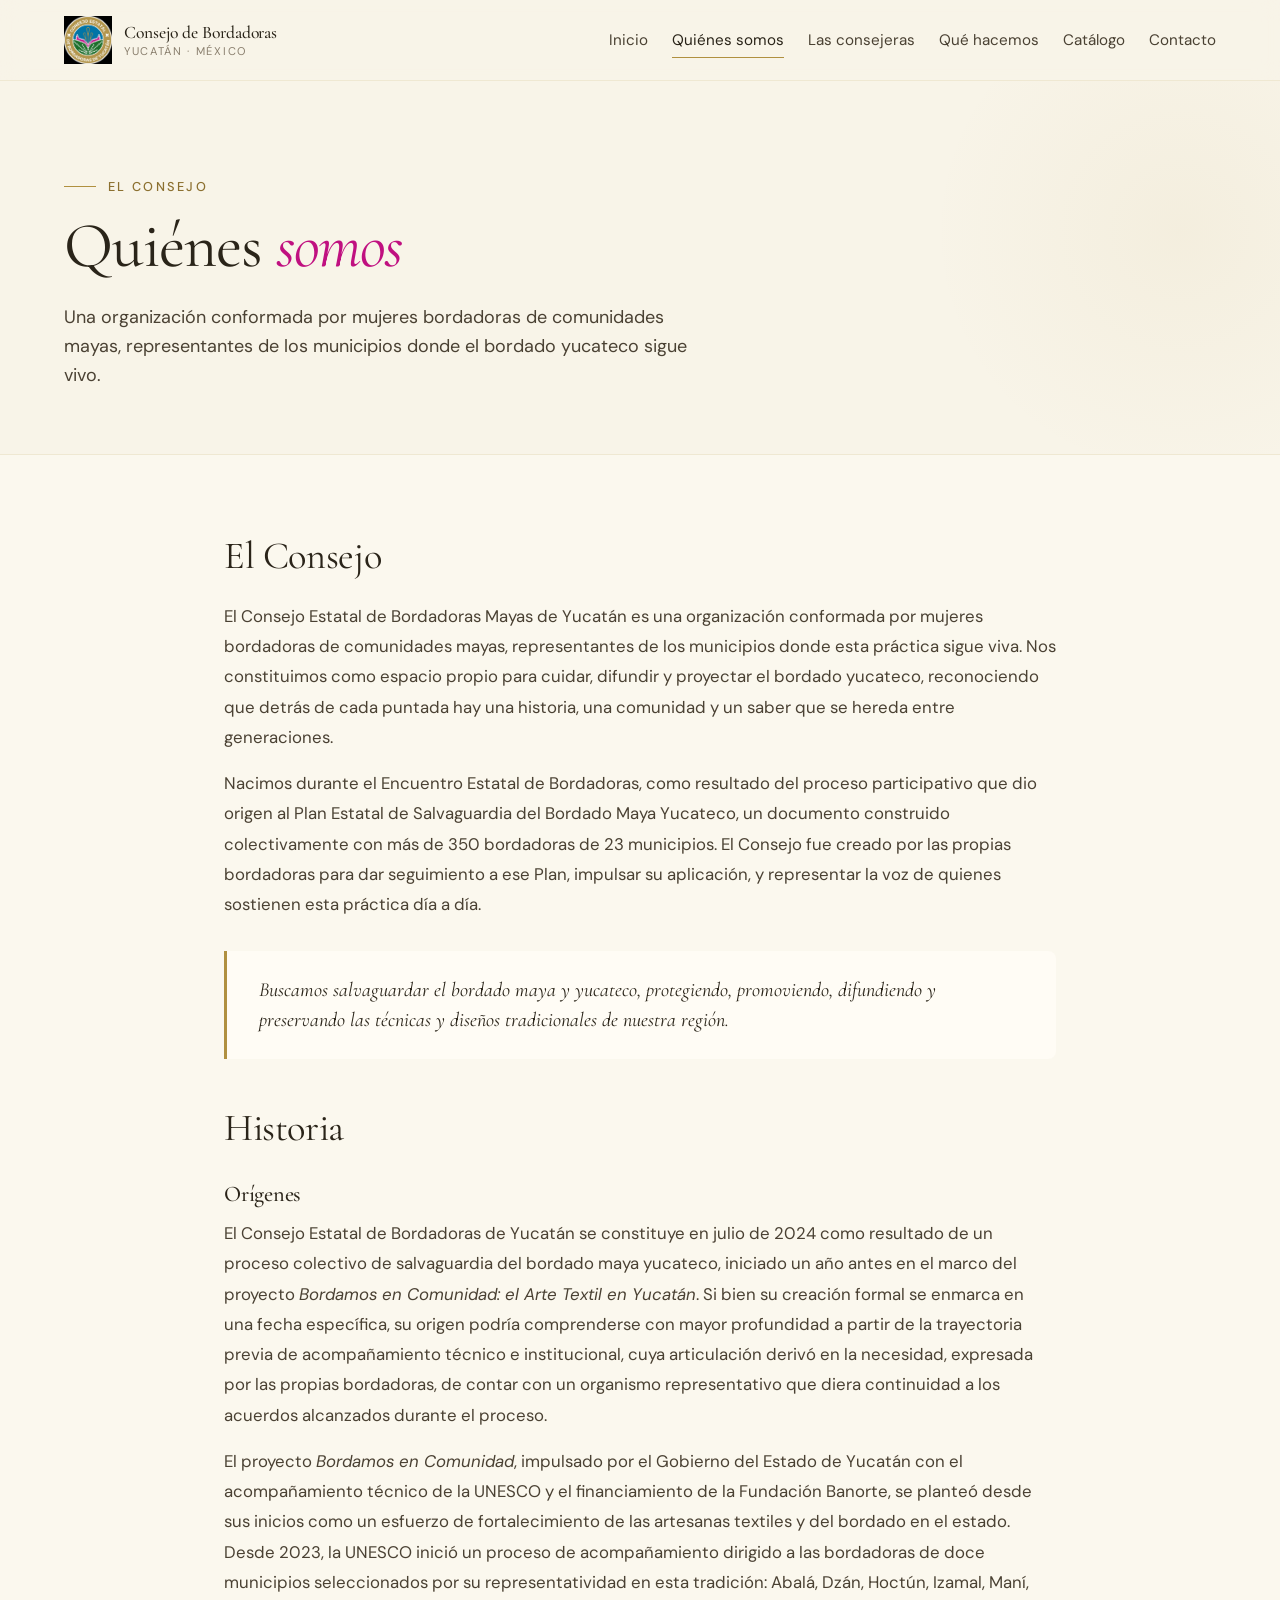
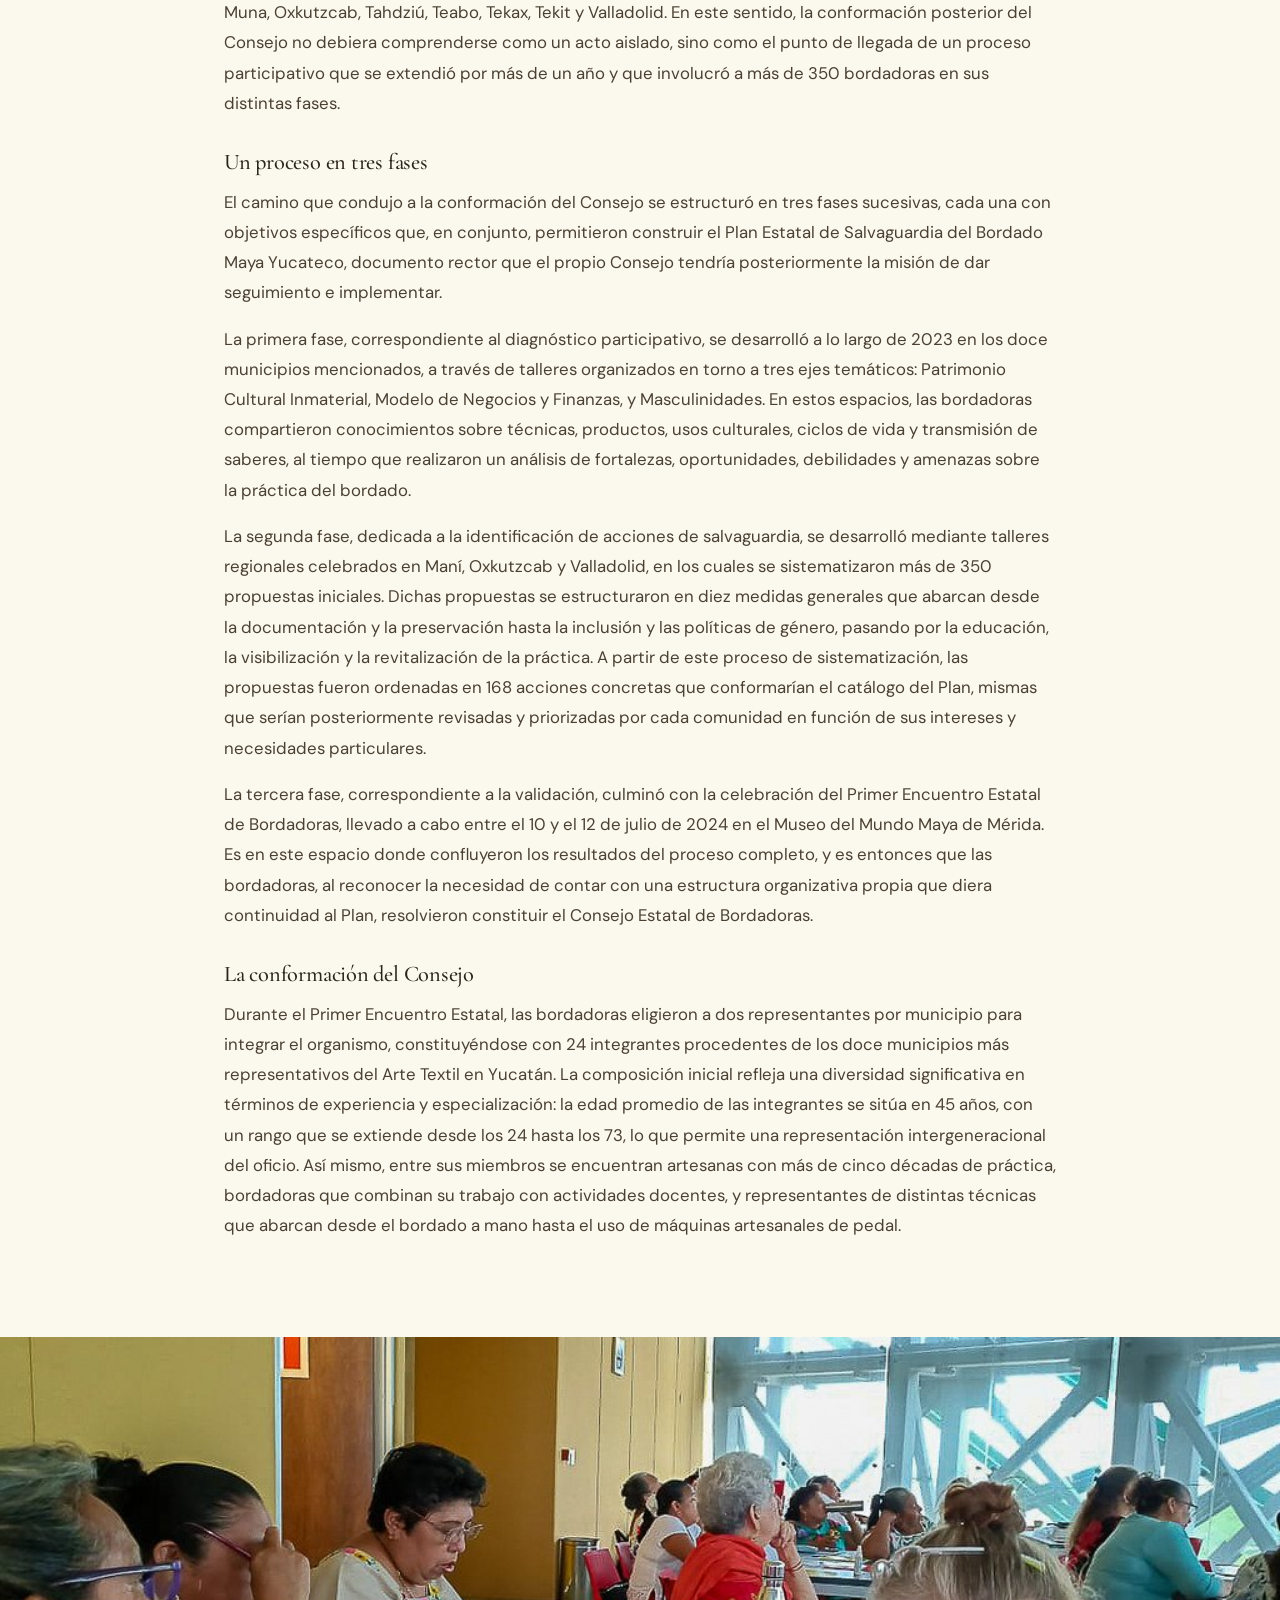
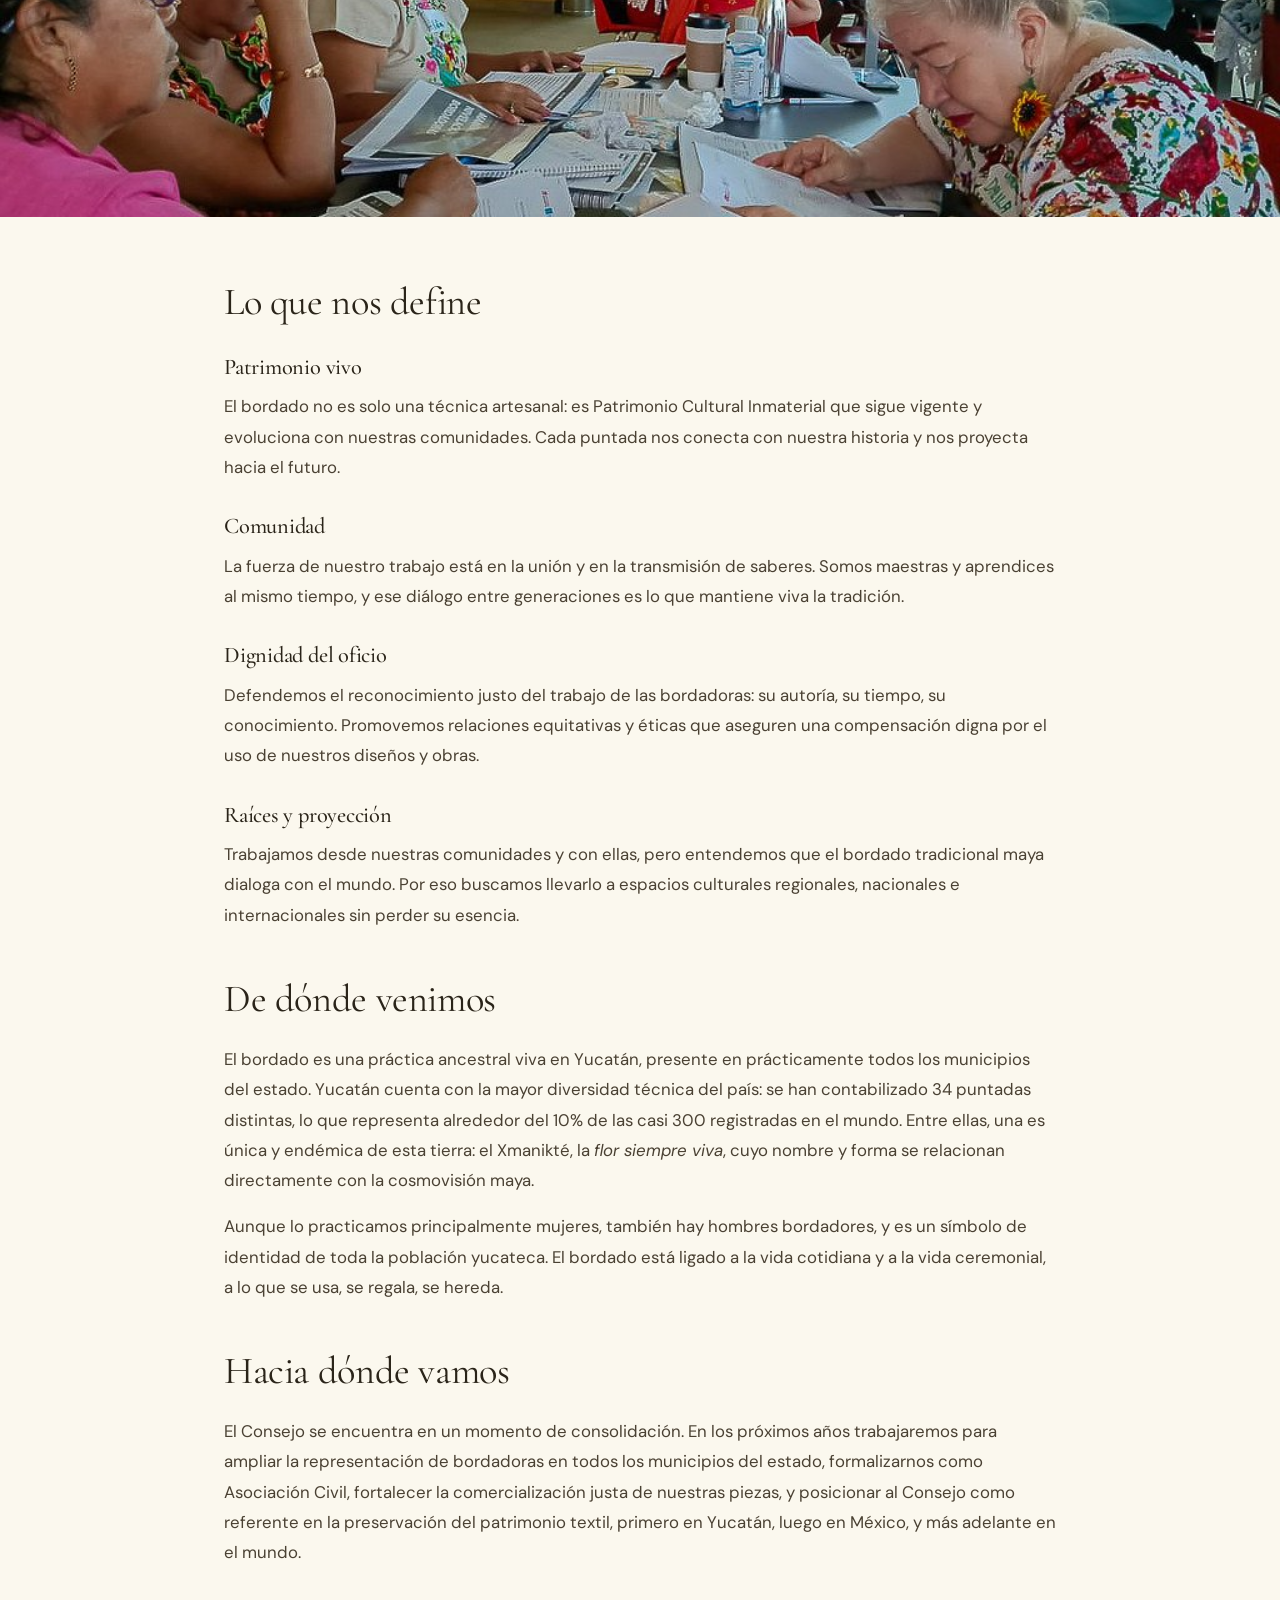
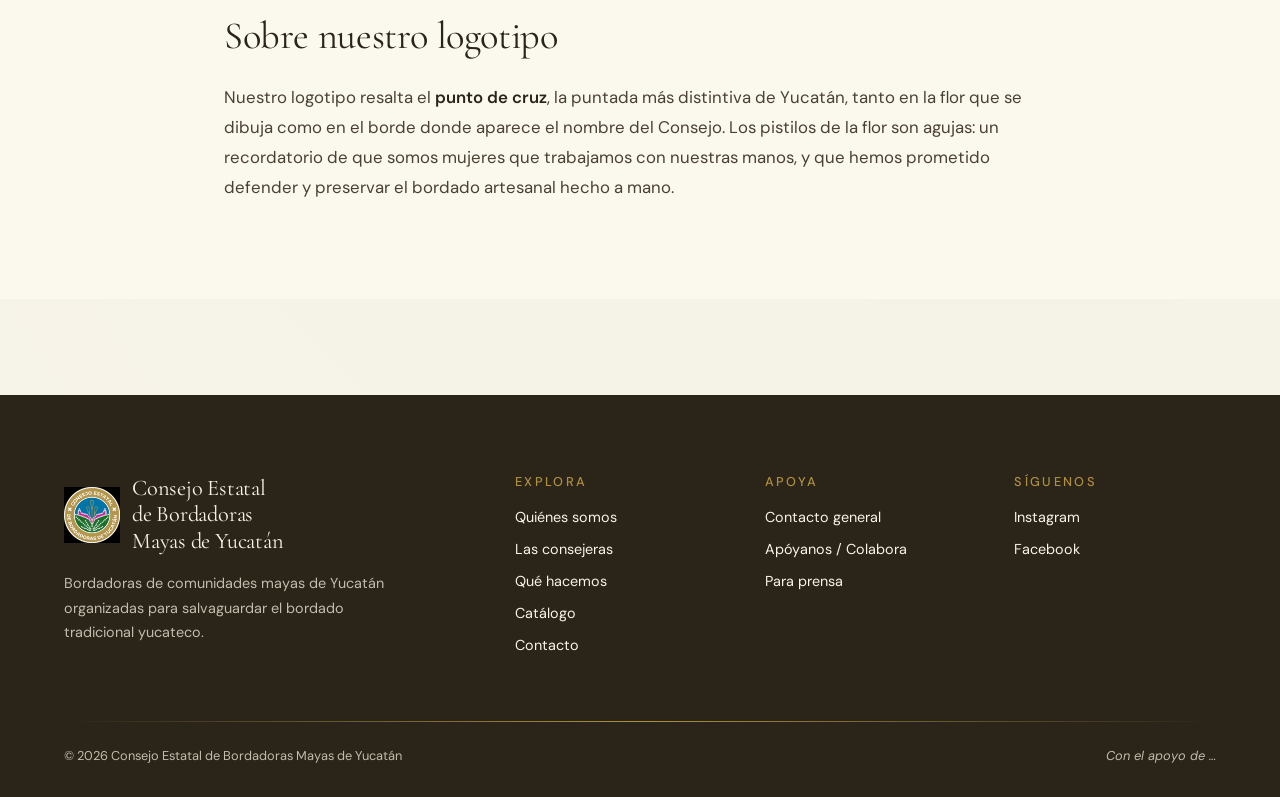
<file: site/quienes-somos.html>
<!DOCTYPE html>
<html lang="es">
<head>
  <meta charset="UTF-8">
  <meta name="viewport" content="width=device-width, initial-scale=1.0">
  <title>Quiénes somos · Consejo Estatal de Bordadoras Mayas de Yucatán</title>
  <meta name="description" content="Historia, misión y trayectoria del Consejo Estatal de Bordadoras Mayas de Yucatán, organización conformada por mujeres bordadoras de comunidades mayas que salvaguardan el bordado tradicional yucateco.">
  
  <link rel="preconnect" href="https://fonts.googleapis.com">
  <link rel="preconnect" href="https://fonts.gstatic.com" crossorigin>
  <link href="https://fonts.googleapis.com/css2?family=Cormorant+Garamond:ital,wght@0,300;0,400;0,500;0,600;1,300;1,400;1,500&family=DM+Sans:wght@400;500;600&display=swap" rel="stylesheet">
  
  <link rel="stylesheet" href="assets/css/base.css">
  <link rel="stylesheet" href="assets/css/componentes.css">
  <link rel="stylesheet" href="assets/css/paginas-internas.css">
  <link rel="icon" type="image/png" href="assets/img/logo-consejo.png">
</head>

<body>
  <header class="header">
    <div class="header__contenedor">
      <a href="index.html" class="header__marca" aria-label="Inicio">
        <img src="assets/img/logo-consejo.png" alt="" class="header__logo">
        <div class="header__nombre">
          <span class="header__nombre-principal">Consejo de Bordadoras</span>
          <span class="header__nombre-secundario">Yucatán · México</span>
        </div>
      </a>
      
      <nav class="nav" aria-label="Navegación principal">
        <ul class="nav__lista">
          <li><a class="nav__link" href="index.html">Inicio</a></li>
          <li><a class="nav__link" href="quienes-somos.html" aria-current="page">Quiénes somos</a></li>
          <li><a class="nav__link" href="consejeras.html">Las consejeras</a></li>
          <li><a class="nav__link" href="que-hacemos.html">Qué hacemos</a></li>
          <li><a class="nav__link" href="catalogo.html">Catálogo</a></li>
          <li><a class="nav__link" href="contacto.html">Contacto</a></li>
        </ul>
        <button class="nav__toggle" aria-label="Abrir menú" aria-expanded="false">
          <svg viewBox="0 0 24 24" fill="none" stroke="currentColor" stroke-width="1.5">
            <line x1="3" y1="6" x2="21" y2="6"/>
            <line x1="3" y1="12" x2="21" y2="12"/>
            <line x1="3" y1="18" x2="21" y2="18"/>
          </svg>
        </button>
      </nav>
    </div>
  </header>

  <main>
    <header class="page-header">
      <div class="page-header__contenedor">
        <div class="page-header__eyebrow">
          <span class="page-header__eyebrow-linea"></span>
          <span class="page-header__eyebrow-texto">El Consejo</span>
        </div>
        <h1 class="page-header__titulo">Quiénes <em>somos</em></h1>
        <p class="page-header__subtitulo">
          Una organización conformada por mujeres bordadoras de comunidades mayas, representantes de los municipios donde el bordado yucateco sigue vivo.
        </p>
      </div>
    </header>

    <section class="prosa">
      <div class="prosa__contenedor">
        <h2>El Consejo</h2>
        <p>
          El Consejo Estatal de Bordadoras Mayas de Yucatán es una organización conformada por mujeres bordadoras de comunidades mayas, representantes de los municipios donde esta práctica sigue viva. Nos constituimos como espacio propio para cuidar, difundir y proyectar el bordado yucateco, reconociendo que detrás de cada puntada hay una historia, una comunidad y un saber que se hereda entre generaciones.
        </p>
        <p>
          Nacimos durante el Encuentro Estatal de Bordadoras, como resultado del proceso participativo que dio origen al Plan Estatal de Salvaguardia del Bordado Maya Yucateco, un documento construido colectivamente con más de 350 bordadoras de 23 municipios. El Consejo fue creado por las propias bordadoras para dar seguimiento a ese Plan, impulsar su aplicación, y representar la voz de quienes sostienen esta práctica día a día.
        </p>

        <blockquote>
          Buscamos salvaguardar el bordado maya y yucateco, protegiendo, promoviendo, difundiendo y preservando las técnicas y diseños tradicionales de nuestra región.
        </blockquote>

        <h2>Historia</h2>
        <h3>Orígenes</h3>
        <p>
          El Consejo Estatal de Bordadoras de Yucatán se constituye en julio de 2024 como resultado de un proceso colectivo de salvaguardia del bordado maya yucateco, iniciado un año antes en el marco del proyecto <em>Bordamos en Comunidad: el Arte Textil en Yucatán</em>. Si bien su creación formal se enmarca en una fecha específica, su origen podría comprenderse con mayor profundidad a partir de la trayectoria previa de acompañamiento técnico e institucional, cuya articulación derivó en la necesidad, expresada por las propias bordadoras, de contar con un organismo representativo que diera continuidad a los acuerdos alcanzados durante el proceso.
        </p>
        <p>
          El proyecto <em>Bordamos en Comunidad</em>, impulsado por el Gobierno del Estado de Yucatán con el acompañamiento técnico de la UNESCO y el financiamiento de la Fundación Banorte, se planteó desde sus inicios como un esfuerzo de fortalecimiento de las artesanas textiles y del bordado en el estado. Desde 2023, la UNESCO inició un proceso de acompañamiento dirigido a las bordadoras de doce municipios seleccionados por su representatividad en esta tradición: Abalá, Dzán, Hoctún, Izamal, Maní, Muna, Oxkutzcab, Tahdziú, Teabo, Tekax, Tekit y Valladolid. En este sentido, la conformación posterior del Consejo no debiera comprenderse como un acto aislado, sino como el punto de llegada de un proceso participativo que se extendió por más de un año y que involucró a más de 350 bordadoras en sus distintas fases.
        </p>

        <h3>Un proceso en tres fases</h3>
        <p>
          El camino que condujo a la conformación del Consejo se estructuró en tres fases sucesivas, cada una con objetivos específicos que, en conjunto, permitieron construir el Plan Estatal de Salvaguardia del Bordado Maya Yucateco, documento rector que el propio Consejo tendría posteriormente la misión de dar seguimiento e implementar.
        </p>
        <p>
          La primera fase, correspondiente al diagnóstico participativo, se desarrolló a lo largo de 2023 en los doce municipios mencionados, a través de talleres organizados en torno a tres ejes temáticos: Patrimonio Cultural Inmaterial, Modelo de Negocios y Finanzas, y Masculinidades. En estos espacios, las bordadoras compartieron conocimientos sobre técnicas, productos, usos culturales, ciclos de vida y transmisión de saberes, al tiempo que realizaron un análisis de fortalezas, oportunidades, debilidades y amenazas sobre la práctica del bordado.
        </p>
        <p>
          La segunda fase, dedicada a la identificación de acciones de salvaguardia, se desarrolló mediante talleres regionales celebrados en Maní, Oxkutzcab y Valladolid, en los cuales se sistematizaron más de 350 propuestas iniciales. Dichas propuestas se estructuraron en diez medidas generales que abarcan desde la documentación y la preservación hasta la inclusión y las políticas de género, pasando por la educación, la visibilización y la revitalización de la práctica. A partir de este proceso de sistematización, las propuestas fueron ordenadas en 168 acciones concretas que conformarían el catálogo del Plan, mismas que serían posteriormente revisadas y priorizadas por cada comunidad en función de sus intereses y necesidades particulares.
        </p>
        <p>
          La tercera fase, correspondiente a la validación, culminó con la celebración del Primer Encuentro Estatal de Bordadoras, llevado a cabo entre el 10 y el 12 de julio de 2024 en el Museo del Mundo Maya de Mérida. Es en este espacio donde confluyeron los resultados del proceso completo, y es entonces que las bordadoras, al reconocer la necesidad de contar con una estructura organizativa propia que diera continuidad al Plan, resolvieron constituir el Consejo Estatal de Bordadoras.
        </p>

        <h3>La conformación del Consejo</h3>
        <p>
          Durante el Primer Encuentro Estatal, las bordadoras eligieron a dos representantes por municipio para integrar el organismo, constituyéndose con 24 integrantes procedentes de los doce municipios más representativos del Arte Textil en Yucatán. La composición inicial refleja una diversidad significativa en términos de experiencia y especialización: la edad promedio de las integrantes se sitúa en 45 años, con un rango que se extiende desde los 24 hasta los 73, lo que permite una representación intergeneracional del oficio. Así mismo, entre sus miembros se encuentran artesanas con más de cinco décadas de práctica, bordadoras que combinan su trabajo con actividades docentes, y representantes de distintas técnicas que abarcan desde el bordado a mano hasta el uso de máquinas artesanales de pedal.
        </p>
      </div>
    </section>

    <div class="imagen-banda">
      <img src="assets/img/grupo-consejo.jpg" alt="Integrantes del Consejo Estatal de Bordadoras reunidas">
    </div>

    <section class="prosa" style="padding-top: var(--esp-16);">
      <div class="prosa__contenedor">
        <h2>Lo que nos define</h2>
        <h3>Patrimonio vivo</h3>
        <p>
          El bordado no es solo una técnica artesanal: es Patrimonio Cultural Inmaterial que sigue vigente y evoluciona con nuestras comunidades. Cada puntada nos conecta con nuestra historia y nos proyecta hacia el futuro.
        </p>

        <h3>Comunidad</h3>
        <p>
          La fuerza de nuestro trabajo está en la unión y en la transmisión de saberes. Somos maestras y aprendices al mismo tiempo, y ese diálogo entre generaciones es lo que mantiene viva la tradición.
        </p>

        <h3>Dignidad del oficio</h3>
        <p>
          Defendemos el reconocimiento justo del trabajo de las bordadoras: su autoría, su tiempo, su conocimiento. Promovemos relaciones equitativas y éticas que aseguren una compensación digna por el uso de nuestros diseños y obras.
        </p>

        <h3>Raíces y proyección</h3>
        <p>
          Trabajamos desde nuestras comunidades y con ellas, pero entendemos que el bordado tradicional maya dialoga con el mundo. Por eso buscamos llevarlo a espacios culturales regionales, nacionales e internacionales sin perder su esencia.
        </p>

        <h2>De dónde venimos</h2>
        <p>
          El bordado es una práctica ancestral viva en Yucatán, presente en prácticamente todos los municipios del estado. Yucatán cuenta con la mayor diversidad técnica del país: se han contabilizado 34 puntadas distintas, lo que representa alrededor del 10% de las casi 300 registradas en el mundo. Entre ellas, una es única y endémica de esta tierra: el Xmanikté, la <em>flor siempre viva</em>, cuyo nombre y forma se relacionan directamente con la cosmovisión maya.
        </p>
        <p>
          Aunque lo practicamos principalmente mujeres, también hay hombres bordadores, y es un símbolo de identidad de toda la población yucateca. El bordado está ligado a la vida cotidiana y a la vida ceremonial, a lo que se usa, se regala, se hereda.
        </p>

        <h2>Hacia dónde vamos</h2>
        <p>
          El Consejo se encuentra en un momento de consolidación. En los próximos años trabajaremos para ampliar la representación de bordadoras en todos los municipios del estado, formalizarnos como Asociación Civil, fortalecer la comercialización justa de nuestras piezas, y posicionar al Consejo como referente en la preservación del patrimonio textil, primero en Yucatán, luego en México, y más adelante en el mundo.
        </p>

        <h2>Sobre nuestro logotipo</h2>
        <p>
          Nuestro logotipo resalta el <strong>punto de cruz</strong>, la puntada más distintiva de Yucatán, tanto en la flor que se dibuja como en el borde donde aparece el nombre del Consejo. Los pistilos de la flor son agujas: un recordatorio de que somos mujeres que trabajamos con nuestras manos, y que hemos prometido defender y preservar el bordado artesanal hecho a mano.
        </p>
      </div>
    </section>
  </main>

  <footer class="footer">
    <div class="footer__contenedor">
      <div class="footer__grid">
        <div class="footer__marca">
          <div class="footer__logo-titulo">
            <img src="assets/img/logo-consejo.png" alt="" class="footer__logo">
            <h3 class="footer__titulo-bloque">Consejo Estatal<br>de Bordadoras<br>Mayas de Yucatán</h3>
          </div>
          <p class="footer__descripcion">
            Bordadoras de comunidades mayas de Yucatán organizadas para salvaguardar el bordado tradicional yucateco.
          </p>
        </div>
        <div>
          <h4 class="footer__columna-titulo">Explora</h4>
          <ul class="footer__lista">
            <li><a href="quienes-somos.html">Quiénes somos</a></li>
            <li><a href="consejeras.html">Las consejeras</a></li>
            <li><a href="que-hacemos.html">Qué hacemos</a></li>
            <li><a href="catalogo.html">Catálogo</a></li>
            <li><a href="contacto.html">Contacto</a></li>
          </ul>
        </div>
        <div>
          <h4 class="footer__columna-titulo">Apoya</h4>
          <ul class="footer__lista">
            <li><a href="contacto.html">Contacto general</a></li>
            <li><a href="contacto.html">Apóyanos / Colabora</a></li>
            <li><a href="contacto.html">Para prensa</a></li>
          </ul>
        </div>
        <div>
          <h4 class="footer__columna-titulo">Síguenos</h4>
          <ul class="footer__lista">
            <li><a data-config-href="instagram_url" href="#" rel="noopener">Instagram</a></li>
            <li><a data-config-href="facebook_url" href="#" rel="noopener">Facebook</a></li>
          </ul>
        </div>
      </div>
      <hr class="footer__divisor">
      <div class="footer__inferior">
        <span>© 2026 Consejo Estatal de Bordadoras Mayas de Yucatán</span>
        <div class="footer__aliados">
          <span>Con el apoyo de <span data-config="aliados">…</span></span>
        </div>
      </div>
    </div>
  </footer>

  <script type="module">
    import { cargarYAplicarConfiguracion } from "./assets/js/config-dinamica.js";
    
    // Menú móvil
    const toggle = document.querySelector(".nav__toggle");
    const nav = document.querySelector(".nav");
    if (toggle && nav) {
      toggle.addEventListener("click", () => {
        nav.classList.toggle("activa");
        toggle.setAttribute("aria-expanded", nav.classList.contains("activa"));
      });
    }
    
    // Configuración dinámica
    cargarYAplicarConfiguracion();
  </script>
</body>
</html>
</file>
<file: admin/styles.css>
:root {
  --bg: #fbf7f0;
  --panel: #fffdf8;
  --ink: #2f241d;
  --muted: #74675c;
  --line: #eadfce;
  --accent: #9d4c38;
  --accent-dark: #763827;
  --soft: #f3eadc;
  --ok: #34764a;
  --warn: #a46314;
  --danger: #9e2f2f;
  --shadow: 0 18px 50px rgba(47, 36, 29, .08);
}
* { box-sizing: border-box; }
body { margin: 0; font-family: Inter, ui-sans-serif, system-ui, -apple-system, BlinkMacSystemFont, "Segoe UI", sans-serif; background: var(--bg); color: var(--ink); }
button, input, select, textarea { font: inherit; }
button { border: 0; cursor: pointer; }
label { display: block; margin: 14px 0 6px; font-weight: 700; font-size: .9rem; }
input, select, textarea { width: 100%; border: 1px solid var(--line); background: #fff; border-radius: 14px; padding: 12px 13px; color: var(--ink); outline: none; }
textarea { min-height: 110px; resize: vertical; }
input:focus, select:focus, textarea:focus { border-color: var(--accent); box-shadow: 0 0 0 3px rgba(157, 76, 56, .12); }
.hidden { display: none !important; }
.screen { min-height: 100vh; }
.login-screen { display: grid; place-items: center; padding: 28px; background: radial-gradient(circle at top left, #f0d9c4, transparent 30%), var(--bg); }
.login-card { width: min(520px, 100%); background: var(--panel); border: 1px solid var(--line); border-radius: 28px; padding: 34px; box-shadow: var(--shadow); }
.login-card h1, .topbar h1 { margin: 0; line-height: 1.05; }
.eyebrow { margin: 0 0 8px; color: var(--accent); text-transform: uppercase; letter-spacing: .12em; font-size: .78rem; font-weight: 800; }
.muted { color: var(--muted); margin-top: 8px; }
.message { min-height: 20px; color: var(--danger); }

.configured-api {
  display: inline-flex;
  align-items: center;
  gap: 8px;
  margin: 14px 0 8px;
  padding: 10px 12px;
  border-radius: 999px;
  background: var(--soft);
  color: var(--ok);
  font-weight: 800;
  font-size: .88rem;
}
.configured-api::before { content: "✓"; }

.primary, .secondary, .ghost { border-radius: 999px; padding: 11px 18px; font-weight: 800; }
.primary { background: var(--accent); color: #fff; }
.primary:hover { background: var(--accent-dark); }
.secondary { background: var(--soft); color: var(--ink); }
.ghost { background: transparent; color: var(--muted); }
.topbar { display: flex; align-items: center; justify-content: space-between; gap: 16px; padding: 24px 30px; border-bottom: 1px solid var(--line); background: rgba(255, 253, 248, .88); position: sticky; top: 0; z-index: 5; backdrop-filter: blur(12px); }
.top-actions { display: flex; gap: 10px; flex-wrap: wrap; justify-content: flex-end; }
.layout { display: grid; grid-template-columns: 245px 1fr; min-height: calc(100vh - 96px); }
.sidebar { padding: 22px; border-right: 1px solid var(--line); background: #fff9ef; }
.nav { width: 100%; text-align: left; padding: 13px 16px; margin-bottom: 8px; border-radius: 16px; background: transparent; color: var(--muted); font-weight: 800; }
.nav.active, .nav:hover { background: var(--soft); color: var(--ink); }
.content { padding: 28px; max-width: 1180px; width: 100%; }
.section-head { display: flex; align-items: flex-start; justify-content: space-between; gap: 18px; margin-bottom: 20px; }
.section-head h2 { margin: 0; font-size: 1.8rem; }
.tab { display: none; }
.tab.active { display: block; }
.toolbar { display: grid; grid-template-columns: 1fr 240px; gap: 12px; margin-bottom: 18px; }
.status { padding: 13px 16px; border-radius: 16px; margin-bottom: 16px; background: #fff; border: 1px solid var(--line); }
.status.ok { color: var(--ok); }
.status.warn { color: var(--warn); }
.status.error { color: var(--danger); }
.cards { display: grid; gap: 12px; }
.card { background: var(--panel); border: 1px solid var(--line); border-radius: 22px; padding: 16px; box-shadow: 0 10px 28px rgba(47, 36, 29, .04); display: grid; grid-template-columns: 72px 1fr auto; gap: 16px; align-items: center; }
.thumb { width: 72px; height: 72px; border-radius: 16px; object-fit: cover; background: var(--soft); border: 1px solid var(--line); display: grid; place-items: center; color: var(--muted); font-size: .75rem; text-align: center; }
.card h3 { margin: 0 0 4px; }
.card p { margin: 0; color: var(--muted); }
.badges { display: flex; gap: 8px; flex-wrap: wrap; margin-top: 10px; }
.badge { padding: 5px 9px; border-radius: 999px; background: var(--soft); color: var(--ink); font-size: .78rem; font-weight: 800; }
.card-actions { display: flex; gap: 8px; }
.small { padding: 8px 12px; border-radius: 999px; font-weight: 800; background: var(--soft); color: var(--ink); }
.small.danger { color: var(--danger); }
.editor { margin-top: 22px; background: var(--panel); border: 1px solid var(--line); border-radius: 26px; padding: 24px; box-shadow: var(--shadow); }
.form-grid { display: grid; grid-template-columns: repeat(2, minmax(0, 1fr)); gap: 14px 18px; }
.form-grid .wide { grid-column: 1 / -1; }
.editor-actions { display: flex; justify-content: flex-end; gap: 10px; margin-top: 22px; border-top: 1px solid var(--line); padding-top: 18px; }
.config-grid { display: grid; gap: 14px; }
.config-row { background: var(--panel); border: 1px solid var(--line); border-radius: 20px; padding: 14px; display: grid; grid-template-columns: 260px 1fr; gap: 14px; align-items: start; }
.config-key { font-weight: 900; padding-top: 12px; word-break: break-word; }
.help { color: var(--muted); font-size: .84rem; margin: 6px 0 0; }
@media (max-width: 850px) {
  .layout { grid-template-columns: 1fr; }
  .sidebar { border-right: 0; border-bottom: 1px solid var(--line); display: flex; overflow-x: auto; gap: 8px; }
  .nav { white-space: nowrap; width: auto; margin: 0; }
  .toolbar, .form-grid, .config-row { grid-template-columns: 1fr; }
  .card { grid-template-columns: 56px 1fr; }
  .card-actions { grid-column: 1 / -1; }
  .topbar, .section-head { flex-direction: column; align-items: stretch; }
}


@media (max-width: 600px) {
  .login-screen {
    display: block;
    padding: 14px;
  }
  .login-card {
    min-height: calc(100vh - 28px);
    border-radius: 22px;
    padding: 24px 20px;
  }
  .login-card h1 { font-size: 1.85rem; }
  .topbar {
    padding: 16px;
    position: static;
  }
  .topbar h1 { font-size: 1.45rem; }
  .top-actions {
    display: grid;
    grid-template-columns: 1fr 1fr;
    width: 100%;
  }
  .top-actions button, .section-head button, .editor-actions button, .login-card button {
    width: 100%;
    min-height: 46px;
  }
  .content { padding: 16px; }
  .sidebar {
    padding: 10px 12px;
    position: sticky;
    top: 0;
    z-index: 4;
  }
  .nav { padding: 11px 14px; }
  .section-head h2 { font-size: 1.45rem; }
  .card {
    grid-template-columns: 52px 1fr;
    padding: 13px;
    border-radius: 18px;
  }
  .thumb {
    width: 52px;
    height: 52px;
    border-radius: 13px;
  }
  .card h3 { font-size: 1rem; }
  .card p { font-size: .88rem; }
  .card-actions {
    display: grid;
    grid-template-columns: 1fr 1fr;
    width: 100%;
  }
  .small { min-height: 42px; }
  .editor {
    padding: 16px;
    border-radius: 20px;
  }
  .editor-actions {
    display: grid;
    grid-template-columns: 1fr;
  }
  input, select, textarea {
    font-size: 16px;
    padding: 13px;
  }
}


.options-grid { display: grid; grid-template-columns: repeat(2, minmax(0, 1fr)); gap: 24px; }
.options-grid label { display: block; margin-bottom: 8px; font-weight: 700; }
.options-grid textarea { width: 100%; min-height: 300px; resize: vertical; }
@media (max-width: 760px) { .options-grid { grid-template-columns: 1fr; } }
</file>
<file: site/assets/css/base.css>
/* ============================================================
   BASE.CSS — Sistema de diseño del sitio del Consejo Estatal
   de Bordadoras Mayas de Yucatán
   
   Contiene:
     1. Variables (paleta, tipografía, espaciado, transiciones)
     2. Reset y normalización
     3. Tipografía base
     4. Utilidades comunes
   ============================================================ */

/* ------------------------------------------------------------
   1. VARIABLES — paleta extraída del logotipo del Consejo
   ------------------------------------------------------------ */
:root {
  /* === Colores institucionales === */
  --c-dorado: #B09040;          /* Color institucional principal — borde y letras del logo */
  --c-dorado-claro: #D4B570;
  --c-dorado-oscuro: #8C7030;
  
  --c-azul: #0070A0;             /* Azul ceibo — del centro del logo */
  --c-azul-claro: #4DA3C8;
  --c-azul-oscuro: #004F70;
  
  --c-verde: #106020;            /* Verde milpa */
  --c-verde-claro: #2F8C42;
  
  --c-magenta: #C01080;          /* Magenta flor — el acento expresivo */
  --c-magenta-claro: #E04AA8;
  
  /* === Neutros cálidos === */
  --c-crema: #F8F4E8;            /* Fondo principal — crema cálido, no blanco frío */
  --c-crema-claro: #FBF8EE;
  --c-crema-oscuro: #EFE8D2;
  --c-marfil: #FFFCF5;
  
  --c-tinta: #2A2419;            /* Texto principal — marrón muy oscuro, más cálido que negro */
  --c-tinta-suave: #4A4133;
  --c-piedra: #8A7F6E;            /* Texto secundario */
  --c-piedra-claro: #C4BCAC;
  
  /* === Tipografía === */
  --fuente-display: "Cormorant Garamond", "Georgia", serif;
  --fuente-cuerpo: "DM Sans", -apple-system, BlinkMacSystemFont, sans-serif;
  --fuente-mono: "JetBrains Mono", "Courier New", monospace;
  
  --tamano-base: 1rem;            /* 16px */
  --tamano-xs: 0.75rem;
  --tamano-sm: 0.875rem;
  --tamano-md: 1rem;
  --tamano-lg: 1.125rem;
  --tamano-xl: 1.5rem;
  --tamano-2xl: 2rem;
  --tamano-3xl: 2.75rem;
  --tamano-4xl: 4rem;
  --tamano-5xl: 5.5rem;
  
  --linea-apretada: 1.1;
  --linea-normal: 1.5;
  --linea-suelta: 1.7;
  
  /* === Espaciado (sistema 8px) === */
  --esp-1: 0.25rem;
  --esp-2: 0.5rem;
  --esp-3: 0.75rem;
  --esp-4: 1rem;
  --esp-6: 1.5rem;
  --esp-8: 2rem;
  --esp-12: 3rem;
  --esp-16: 4rem;
  --esp-20: 5rem;
  --esp-24: 6rem;
  --esp-32: 8rem;
  
  /* === Anchos de contenedor === */
  --ancho-narrow: 720px;
  --ancho-text: 880px;
  --ancho-default: 1200px;
  --ancho-wide: 1400px;
  
  /* === Bordes === */
  --radio-sm: 4px;
  --radio-md: 8px;
  --radio-lg: 16px;
  --radio-xl: 24px;
  --radio-pill: 999px;
  
  /* === Sombras (sutiles, no dramáticas) === */
  --sombra-sm: 0 1px 2px rgba(42, 36, 25, 0.06);
  --sombra-md: 0 4px 12px rgba(42, 36, 25, 0.08);
  --sombra-lg: 0 12px 32px rgba(42, 36, 25, 0.10);
  --sombra-card: 0 1px 3px rgba(42, 36, 25, 0.06), 0 8px 24px rgba(42, 36, 25, 0.04);
  
  /* === Transiciones === */
  --t-rapida: 150ms ease-out;
  --t-media: 300ms cubic-bezier(0.4, 0, 0.2, 1);
  --t-lenta: 600ms cubic-bezier(0.4, 0, 0.2, 1);
}

/* ------------------------------------------------------------
   2. RESET Y NORMALIZACIÓN
   ------------------------------------------------------------ */

*, *::before, *::after {
  box-sizing: border-box;
  margin: 0;
  padding: 0;
}

html {
  font-size: 16px;
  -webkit-text-size-adjust: 100%;
  scroll-behavior: smooth;
}

body {
  font-family: var(--fuente-cuerpo);
  font-size: var(--tamano-base);
  line-height: var(--linea-normal);
  color: var(--c-tinta);
  background-color: var(--c-crema);
  -webkit-font-smoothing: antialiased;
  -moz-osx-font-smoothing: grayscale;
  min-height: 100vh;
  
  /* Sutil textura de papel — no agresiva */
  background-image: 
    radial-gradient(circle at 20% 50%, rgba(176, 144, 64, 0.025) 0%, transparent 50%),
    radial-gradient(circle at 80% 80%, rgba(0, 112, 160, 0.02) 0%, transparent 50%);
}

img {
  max-width: 100%;
  height: auto;
  display: block;
}

a {
  color: var(--c-azul-oscuro);
  text-decoration: none;
  transition: color var(--t-rapida);
}

a:hover {
  color: var(--c-magenta);
}

button {
  font-family: inherit;
  cursor: pointer;
  border: none;
  background: none;
}

/* ------------------------------------------------------------
   3. TIPOGRAFÍA BASE
   ------------------------------------------------------------ */

h1, h2, h3, h4, h5, h6 {
  font-family: var(--fuente-display);
  font-weight: 500;
  line-height: var(--linea-apretada);
  color: var(--c-tinta);
  letter-spacing: -0.01em;
}

h1 {
  font-size: clamp(2.5rem, 5.5vw, 4.5rem);
  font-weight: 400;
  letter-spacing: -0.02em;
}

h2 {
  font-size: clamp(2rem, 4vw, 3rem);
  font-weight: 400;
}

h3 {
  font-size: clamp(1.5rem, 2.5vw, 2rem);
}

h4 {
  font-size: var(--tamano-xl);
}

p {
  line-height: var(--linea-suelta);
  color: var(--c-tinta-suave);
}

p + p {
  margin-top: var(--esp-4);
}

/* Estilo distintivo: párrafo introductorio (lead) */
.lead {
  font-family: var(--fuente-display);
  font-size: var(--tamano-xl);
  font-weight: 400;
  line-height: 1.4;
  color: var(--c-tinta);
  font-style: italic;
}

/* Texto en mayúsculas espaciado — para etiquetas de sección */
.eyebrow {
  font-family: var(--fuente-cuerpo);
  font-size: var(--tamano-sm);
  font-weight: 500;
  letter-spacing: 0.18em;
  text-transform: uppercase;
  color: var(--c-dorado-oscuro);
}

/* ------------------------------------------------------------
   4. CONTENEDORES Y UTILIDADES
   ------------------------------------------------------------ */

.contenedor {
  width: 100%;
  max-width: var(--ancho-default);
  margin-inline: auto;
  padding-inline: var(--esp-6);
}

.contenedor-narrow {
  max-width: var(--ancho-narrow);
  margin-inline: auto;
  padding-inline: var(--esp-6);
}

.contenedor-text {
  max-width: var(--ancho-text);
  margin-inline: auto;
  padding-inline: var(--esp-6);
}

/* Líneas decorativas doradas — sello visual del sitio */
.linea-dorada {
  display: block;
  width: 60px;
  height: 1px;
  background-color: var(--c-dorado);
  margin-block: var(--esp-6);
}

.linea-dorada--centrada {
  margin-inline: auto;
}

/* Sección base */
section {
  padding-block: var(--esp-20);
}

@media (max-width: 768px) {
  section {
    padding-block: var(--esp-12);
  }
}

/* Accesibilidad: ocultar visualmente pero accesible para screen readers */
.sr-only {
  position: absolute;
  width: 1px;
  height: 1px;
  padding: 0;
  margin: -1px;
  overflow: hidden;
  clip: rect(0, 0, 0, 0);
  white-space: nowrap;
  border-width: 0;
}

/* Animación de aparición al cargar — usada con stagger */
@keyframes aparecer {
  from {
    opacity: 0;
    transform: translateY(20px);
  }
  to {
    opacity: 1;
    transform: translateY(0);
  }
}

.aparece {
  animation: aparecer 0.8s cubic-bezier(0.4, 0, 0.2, 1) backwards;
}

/* Patrón decorativo: punto de cruz como acento */
.cruz {
  display: inline-block;
  width: 8px;
  height: 8px;
  position: relative;
  vertical-align: middle;
}

.cruz::before,
.cruz::after {
  content: "";
  position: absolute;
  background-color: currentColor;
}

.cruz::before {
  top: 50%;
  left: 0;
  right: 0;
  height: 1.5px;
  transform: translateY(-50%);
}

.cruz::after {
  left: 50%;
  top: 0;
  bottom: 0;
  width: 1.5px;
  transform: translateX(-50%);
}
</file>
<file: site/assets/css/componentes.css>
/* ============================================================
   COMPONENTES.CSS — Componentes reutilizables del sitio
   ============================================================ */

/* ------------------------------------------------------------
   HEADER Y NAVEGACIÓN
   ------------------------------------------------------------ */

.header {
  position: sticky;
  top: 0;
  z-index: 100;
  background-color: rgba(248, 244, 232, 0.92);
  backdrop-filter: blur(12px);
  -webkit-backdrop-filter: blur(12px);
  border-bottom: 1px solid var(--c-crema-oscuro);
  transition: all var(--t-media);
}

.header__contenedor {
  max-width: var(--ancho-default);
  margin-inline: auto;
  padding: var(--esp-4) var(--esp-6);
  display: flex;
  align-items: center;
  justify-content: space-between;
  gap: var(--esp-8);
}

.header__marca {
  display: flex;
  align-items: center;
  gap: var(--esp-3);
  text-decoration: none;
  color: var(--c-tinta);
  flex-shrink: 0;
}

.header__logo {
  width: 48px;
  height: 48px;
  flex-shrink: 0;
}

.header__nombre {
  display: flex;
  flex-direction: column;
  line-height: 1.1;
}

.header__nombre-principal {
  font-family: var(--fuente-display);
  font-size: 1.1rem;
  font-weight: 500;
  color: var(--c-tinta);
  letter-spacing: -0.005em;
}

.header__nombre-secundario {
  font-size: 0.7rem;
  letter-spacing: 0.15em;
  text-transform: uppercase;
  color: var(--c-piedra);
  margin-top: 2px;
}

.nav {
  display: flex;
  align-items: center;
  gap: var(--esp-8);
}

.nav__lista {
  display: flex;
  list-style: none;
  gap: var(--esp-6);
  align-items: center;
}

.nav__link {
  font-size: 0.95rem;
  color: var(--c-tinta-suave);
  text-decoration: none;
  position: relative;
  padding-block: var(--esp-2);
  transition: color var(--t-rapida);
}

.nav__link::after {
  content: "";
  position: absolute;
  bottom: 0;
  left: 0;
  right: 0;
  height: 1px;
  background-color: var(--c-dorado);
  transform: scaleX(0);
  transform-origin: right;
  transition: transform var(--t-media);
}

.nav__link:hover,
.nav__link[aria-current="page"] {
  color: var(--c-tinta);
}

.nav__link:hover::after,
.nav__link[aria-current="page"]::after {
  transform: scaleX(1);
  transform-origin: left;
}

/* Toggle del menú móvil */
.nav__toggle {
  display: none;
  width: 40px;
  height: 40px;
  align-items: center;
  justify-content: center;
  color: var(--c-tinta);
}

.nav__toggle svg {
  width: 24px;
  height: 24px;
}

@media (max-width: 900px) {
  .nav__lista {
    position: fixed !important;
    top: 80px;
    right: 0;
    bottom: 0;
    height: calc(100vh - 80px);
    width: 280px;
    max-width: 80vw;
    /* Fondo sólido marfil — usamos color hex directo como fallback además de la variable */
    background-color: #FFFCF5 !important;
    background-color: var(--c-marfil) !important;
    background-image: none !important;
    opacity: 1 !important;
    flex-direction: column;
    align-items: stretch;
    padding: var(--esp-6) 0;
    gap: 0;
    transform: translateX(100%);
    transition: transform var(--t-media);
    box-shadow: -8px 0 32px rgba(42, 36, 25, 0.25);
    z-index: 1000;
    overflow-y: auto;
    -webkit-overflow-scrolling: touch;
    /* Garantizar que tenga su propio contexto de apilamiento */
    isolation: isolate;
  }
  
  .nav__lista li {
    width: 100%;
    list-style: none;
    background-color: transparent;
  }
  
  .nav__link {
    display: block;
    width: 100%;
    padding: var(--esp-4) var(--esp-6);
    font-size: 1rem;
    color: var(--c-tinta);
    background-color: transparent;
    border-bottom: 1px solid var(--c-crema-oscuro);
  }
  
  /* En móvil, el subrayado del link activo se reemplaza por una barra dorada izquierda */
  .nav__link::after {
    display: none;
  }
  
  .nav__link[aria-current="page"] {
    background-color: var(--c-crema-claro);
    color: var(--c-tinta);
    border-left: 3px solid var(--c-dorado);
    padding-left: calc(var(--esp-6) - 3px);
  }
  
  .nav.activa .nav__lista {
    transform: translateX(0);
  }
  
  /* Overlay oscuro detrás del menú cuando está abierto */
  .nav.activa::before {
    content: "";
    position: fixed;
    top: 80px;
    left: 0;
    right: 0;
    bottom: 0;
    background-color: rgba(42, 36, 25, 0.5);
    z-index: 999;
    animation: aparecer-overlay 0.3s ease-out;
  }
  
  @keyframes aparecer-overlay {
    from { opacity: 0; }
    to { opacity: 1; }
  }
  
  .nav__toggle {
    display: flex;
    position: relative;
    z-index: 1001;
  }
  
  .header__nombre-secundario {
    display: none;
  }
  
  /* Prevenir scroll del body cuando el menú está abierto */
  body:has(.nav.activa) {
    overflow: hidden;
  }
}

/* El header con backdrop-filter crea un contexto de apilamiento que puede afectar
   al menú. Aseguramos que el menú salga de ese contexto en móvil. */
@media (max-width: 900px) {
  .header {
    /* Quitamos isolation si la tuviera */
    isolation: auto;
  }
}

@media (max-width: 400px) {
  /* En móviles muy pequeños, el menú ocupa más ancho */
  .nav__lista {
    width: 85vw;
    max-width: 320px;
  }
  
  .header__nombre-principal {
    font-size: 0.95rem;
  }
}

/* ------------------------------------------------------------
   BOTONES
   ------------------------------------------------------------ */

.boton {
  display: inline-flex;
  align-items: center;
  gap: var(--esp-2);
  padding: 14px 28px;
  font-family: var(--fuente-cuerpo);
  font-size: 0.95rem;
  font-weight: 500;
  letter-spacing: 0.02em;
  text-decoration: none;
  border-radius: var(--radio-pill);
  transition: all var(--t-media);
  cursor: pointer;
  border: 1px solid transparent;
  white-space: nowrap;
}

.boton--primario {
  background-color: var(--c-tinta);
  color: var(--c-marfil);
}

.boton--primario:hover {
  background-color: var(--c-magenta);
  color: white;
  transform: translateY(-1px);
  box-shadow: var(--sombra-md);
}

.boton--secundario {
  background-color: transparent;
  color: var(--c-tinta);
  border-color: var(--c-tinta);
}

.boton--secundario:hover {
  background-color: var(--c-tinta);
  color: var(--c-marfil);
}

.boton--dorado {
  background-color: var(--c-dorado);
  color: white;
}

.boton--dorado:hover {
  background-color: var(--c-dorado-oscuro);
  color: white;
  transform: translateY(-1px);
  box-shadow: var(--sombra-md);
}

.boton--whatsapp {
  background-color: var(--c-verde);
  color: white;
}

.boton--whatsapp:hover {
  background-color: var(--c-verde-claro);
  color: white;
  transform: translateY(-1px);
  box-shadow: var(--sombra-md);
}

.boton__flecha {
  transition: transform var(--t-media);
}

.boton:hover .boton__flecha {
  transform: translateX(4px);
}

/* ------------------------------------------------------------
   ETIQUETAS DE SECCIÓN
   ------------------------------------------------------------ */

.etiqueta-seccion {
  display: flex;
  align-items: center;
  gap: var(--esp-3);
  margin-bottom: var(--esp-6);
}

.etiqueta-seccion__linea {
  width: 32px;
  height: 1px;
  background-color: var(--c-dorado);
}

.etiqueta-seccion__texto {
  font-size: var(--tamano-sm);
  font-weight: 500;
  letter-spacing: 0.18em;
  text-transform: uppercase;
  color: var(--c-dorado-oscuro);
}

/* ------------------------------------------------------------
   TARJETA DE PIEZA (CATÁLOGO)
   ------------------------------------------------------------ */

.tarjeta-pieza {
  display: flex;
  flex-direction: column;
  background-color: var(--c-marfil);
  border-radius: var(--radio-md);
  overflow: hidden;
  text-decoration: none;
  color: var(--c-tinta);
  transition: all var(--t-media);
  box-shadow: var(--sombra-card);
  height: 100%;
  position: relative;
}

.tarjeta-pieza:hover {
  transform: translateY(-4px);
  box-shadow: var(--sombra-lg);
  color: var(--c-tinta);
}

.tarjeta-pieza__imagen-wrap {
  aspect-ratio: 4 / 5;
  overflow: hidden;
  background-color: var(--c-crema-oscuro);
  position: relative;
}

/* Badge "Consejera" en esquina superior izquierda de la imagen */
.tarjeta-pieza__badge {
  position: absolute;
  top: 12px;
  left: 12px;
  z-index: 2;
  display: inline-flex;
  align-items: center;
  gap: 4px;
  padding: 5px 10px 5px 8px;
  background-color: var(--c-dorado);
  color: white;
  font-family: var(--fuente-cuerpo);
  font-size: 0.7rem;
  font-weight: 600;
  letter-spacing: 0.05em;
  text-transform: uppercase;
  border-radius: var(--radio-pill);
  box-shadow: 0 2px 8px rgba(176, 144, 64, 0.4);
  pointer-events: none;
}

.tarjeta-pieza__badge svg {
  display: block;
}

.tarjeta-pieza__imagen {
  width: 100%;
  height: 100%;
  object-fit: cover;
  transition: transform var(--t-lenta);
}

.tarjeta-pieza:hover .tarjeta-pieza__imagen {
  transform: scale(1.05);
}

.tarjeta-pieza__placeholder {
  width: 100%;
  height: 100%;
  display: flex;
  align-items: center;
  justify-content: center;
  background: linear-gradient(135deg, var(--c-crema-oscuro), var(--c-piedra-claro));
  color: var(--c-piedra);
  font-family: var(--fuente-display);
  font-size: 3rem;
  font-style: italic;
}

.tarjeta-pieza__contenido {
  padding: var(--esp-6);
  display: flex;
  flex-direction: column;
  gap: var(--esp-2);
  flex-grow: 1;
}

.tarjeta-pieza__categoria {
  font-size: 0.75rem;
  font-weight: 500;
  letter-spacing: 0.15em;
  text-transform: uppercase;
  color: var(--c-dorado-oscuro);
}

.tarjeta-pieza__nombre {
  font-family: var(--fuente-display);
  font-size: 1.4rem;
  font-weight: 400;
  line-height: 1.2;
  color: var(--c-tinta);
}

.tarjeta-pieza__bordadora {
  font-size: 0.875rem;
  color: var(--c-piedra);
  font-style: italic;
  margin-top: var(--esp-1);
}

.tarjeta-pieza__pie {
  display: flex;
  justify-content: space-between;
  align-items: baseline;
  margin-top: auto;
  padding-top: var(--esp-4);
  border-top: 1px solid var(--c-crema-oscuro);
}

.tarjeta-pieza__precio {
  font-family: var(--fuente-display);
  font-size: 1.25rem;
  font-weight: 500;
  color: var(--c-tinta);
}

.tarjeta-pieza__tecnica {
  font-size: 0.8rem;
  color: var(--c-piedra);
}

/* ------------------------------------------------------------
   FOOTER
   ------------------------------------------------------------ */

.footer {
  background-color: var(--c-tinta);
  color: var(--c-crema);
  padding: var(--esp-20) 0 var(--esp-8);
  margin-top: var(--esp-24);
}

.footer__contenedor {
  max-width: var(--ancho-default);
  margin-inline: auto;
  padding-inline: var(--esp-6);
}

.footer__grid {
  display: grid;
  grid-template-columns: 2fr 1fr 1fr 1fr;
  gap: var(--esp-12);
  margin-bottom: var(--esp-16);
}

@media (max-width: 768px) {
  .footer__grid {
    grid-template-columns: 1fr;
    gap: var(--esp-8);
  }
}

.footer__marca {
  display: flex;
  flex-direction: column;
  gap: var(--esp-4);
}

.footer__logo-titulo {
  display: flex;
  align-items: center;
  gap: var(--esp-3);
}

.footer__logo {
  width: 56px;
  height: 56px;
}

.footer__titulo-bloque {
  font-family: var(--fuente-display);
  font-size: 1.4rem;
  font-weight: 400;
  color: var(--c-crema);
  line-height: 1.2;
}

.footer__descripcion {
  font-size: 0.9rem;
  line-height: 1.7;
  color: var(--c-piedra-claro);
  max-width: 320px;
}

.footer__columna-titulo {
  font-family: var(--fuente-cuerpo);
  font-size: 0.8rem;
  font-weight: 500;
  letter-spacing: 0.18em;
  text-transform: uppercase;
  color: var(--c-dorado);
  margin-bottom: var(--esp-4);
}

.footer__lista {
  list-style: none;
  display: flex;
  flex-direction: column;
  gap: var(--esp-2);
}

.footer__lista a {
  color: var(--c-crema);
  font-size: 0.9rem;
  text-decoration: none;
  transition: color var(--t-rapida);
}

.footer__lista a:hover {
  color: var(--c-dorado-claro);
}

.footer__divisor {
  height: 1px;
  background: linear-gradient(to right, transparent, var(--c-dorado), transparent);
  margin-bottom: var(--esp-6);
  border: none;
}

.footer__inferior {
  display: flex;
  justify-content: space-between;
  align-items: center;
  flex-wrap: wrap;
  gap: var(--esp-4);
  font-size: 0.8rem;
  color: var(--c-piedra-claro);
}

.footer__aliados {
  display: flex;
  align-items: center;
  gap: var(--esp-4);
  font-style: italic;
}

@media (max-width: 768px) {
  .footer {
    padding-top: var(--esp-12);
  }
  
  .footer__inferior {
    flex-direction: column;
    align-items: flex-start;
    text-align: left;
    gap: var(--esp-2);
    font-size: 0.75rem;
  }
  
  .footer__aliados {
    line-height: 1.5;
  }
}
</file>
<file: site/assets/css/paginas-internas.css>
/* ============================================================
   PAGINAS-INTERNAS.CSS — Estilos comunes para Quiénes somos,
   Las bordadoras, Catálogo, Contacto
   ============================================================ */

/* ------------------------------------------------------------
   ENCABEZADO DE PÁGINA INTERNA
   ------------------------------------------------------------ */

.page-header {
  position: relative;
  padding: var(--esp-24) 0 var(--esp-16);
  background-color: var(--c-crema);
  border-bottom: 1px solid var(--c-crema-oscuro);
  overflow: hidden;
}

.page-header::before {
  content: "";
  position: absolute;
  top: -100px;
  right: -150px;
  width: 500px;
  height: 500px;
  border-radius: 50%;
  background: radial-gradient(circle, rgba(176, 144, 64, 0.06) 0%, transparent 70%);
  pointer-events: none;
}

.page-header__contenedor {
  position: relative;
  z-index: 1;
  max-width: var(--ancho-default);
  margin-inline: auto;
  padding-inline: var(--esp-6);
}

.page-header__eyebrow {
  display: flex;
  align-items: center;
  gap: var(--esp-3);
  margin-bottom: var(--esp-4);
}

.page-header__eyebrow-linea {
  width: 32px;
  height: 1px;
  background-color: var(--c-dorado);
}

.page-header__eyebrow-texto {
  font-size: 0.8rem;
  font-weight: 500;
  letter-spacing: 0.18em;
  text-transform: uppercase;
  color: var(--c-dorado-oscuro);
}

.page-header__titulo {
  font-family: var(--fuente-display);
  font-size: clamp(2.5rem, 5vw, 4rem);
  font-weight: 400;
  line-height: 1.05;
  letter-spacing: -0.015em;
  color: var(--c-tinta);
  max-width: 720px;
}

.page-header__titulo em {
  font-style: italic;
  color: var(--c-magenta);
}

.page-header__subtitulo {
  font-size: var(--tamano-lg);
  line-height: 1.6;
  color: var(--c-tinta-suave);
  max-width: 640px;
  margin-top: var(--esp-6);
}

@media (max-width: 768px) {
  .page-header {
    padding: var(--esp-16) 0 var(--esp-12);
  }
}

/* ------------------------------------------------------------
   PROSA EXTENSA (textos institucionales largos)
   ------------------------------------------------------------ */

.prosa {
  background-color: var(--c-crema-claro);
}

.prosa__contenedor {
  max-width: var(--ancho-text);
  margin-inline: auto;
  padding-inline: var(--esp-6);
}

.prosa h2 {
  font-size: clamp(1.75rem, 3vw, 2.5rem);
  font-weight: 400;
  margin-top: var(--esp-12);
  margin-bottom: var(--esp-6);
  color: var(--c-tinta);
  letter-spacing: -0.01em;
}

.prosa h2:first-child {
  margin-top: 0;
}

.prosa h3 {
  font-size: 1.4rem;
  font-weight: 500;
  margin-top: var(--esp-8);
  margin-bottom: var(--esp-3);
  color: var(--c-tinta);
}

.prosa p {
  font-size: 1.05rem;
  line-height: 1.8;
  color: var(--c-tinta-suave);
  margin-bottom: var(--esp-4);
}

.prosa p + p {
  margin-top: 0;
}

.prosa strong {
  font-weight: 600;
  color: var(--c-tinta);
}

.prosa em {
  font-style: italic;
}

.prosa blockquote {
  margin: var(--esp-8) 0;
  padding: var(--esp-6) var(--esp-8);
  background-color: var(--c-marfil);
  border-left: 3px solid var(--c-dorado);
  font-family: var(--fuente-display);
  font-style: italic;
  font-size: 1.25rem;
  line-height: 1.5;
  color: var(--c-tinta);
  border-radius: 0 var(--radio-md) var(--radio-md) 0;
}

/* ------------------------------------------------------------
   IMAGEN A ANCHO COMPLETO ENTRE SECCIONES
   ------------------------------------------------------------ */

.imagen-banda {
  width: 100%;
  height: clamp(280px, 40vw, 480px);
  overflow: hidden;
  background-color: var(--c-tinta);
  position: relative;
}

.imagen-banda img {
  width: 100%;
  height: 100%;
  object-fit: cover;
  object-position: center;
}

/* ------------------------------------------------------------
   GRID DE BORDADORAS (página /bordadoras.html)
   ------------------------------------------------------------ */

.bordadoras-grid {
  background-color: var(--c-crema);
}

.bordadoras-grid__contenedor {
  max-width: var(--ancho-default);
  margin-inline: auto;
  padding-inline: var(--esp-6);
}

.bordadoras-grid__lista {
  display: grid;
  grid-template-columns: repeat(3, 1fr);
  gap: var(--esp-8);
}

@media (max-width: 1024px) {
  .bordadoras-grid__lista {
    grid-template-columns: repeat(2, 1fr);
  }
}

@media (max-width: 600px) {
  .bordadoras-grid__lista {
    grid-template-columns: 1fr;
  }
}

.tarjeta-bordadora {
  background-color: var(--c-marfil);
  border-radius: var(--radio-md);
  overflow: hidden;
  box-shadow: var(--sombra-card);
  transition: all var(--t-media);
  display: flex;
  flex-direction: column;
}

.tarjeta-bordadora:hover {
  transform: translateY(-4px);
  box-shadow: var(--sombra-lg);
}

.tarjeta-bordadora__imagen-wrap {
  aspect-ratio: 1 / 1;
  background-color: var(--c-crema-oscuro);
  overflow: hidden;
  position: relative;
}

.tarjeta-bordadora__imagen {
  width: 100%;
  height: 100%;
  object-fit: cover;
}

.tarjeta-bordadora__placeholder {
  width: 100%;
  height: 100%;
  display: flex;
  align-items: center;
  justify-content: center;
  background: linear-gradient(135deg, var(--c-dorado-claro), var(--c-dorado));
  color: var(--c-marfil);
  font-family: var(--fuente-display);
  font-size: 5rem;
  font-style: italic;
  font-weight: 300;
}

.tarjeta-bordadora__contenido {
  padding: var(--esp-6) var(--esp-6) var(--esp-8);
  flex-grow: 1;
  display: flex;
  flex-direction: column;
  gap: var(--esp-2);
}

.tarjeta-bordadora__lugar {
  font-size: 0.75rem;
  font-weight: 500;
  letter-spacing: 0.15em;
  text-transform: uppercase;
  color: var(--c-dorado-oscuro);
}

.tarjeta-bordadora__nombre {
  font-family: var(--fuente-display);
  font-size: 1.6rem;
  font-weight: 500;
  line-height: 1.15;
  color: var(--c-tinta);
}

.tarjeta-bordadora__tecnica {
  font-size: 0.9rem;
  color: var(--c-azul-oscuro);
  font-style: italic;
  margin-bottom: var(--esp-3);
}

.tarjeta-bordadora__bio {
  font-size: 0.95rem;
  line-height: 1.65;
  color: var(--c-tinta-suave);
}

.tarjeta-bordadora__pie {
  margin-top: auto;
  padding-top: var(--esp-4);
  display: flex;
  justify-content: space-between;
  align-items: center;
  border-top: 1px solid var(--c-crema-oscuro);
  font-size: 0.8rem;
  color: var(--c-piedra);
}

/* ------------------------------------------------------------
   TARJETA DE CONSEJERA (variante con cargo)
   ------------------------------------------------------------ */

.tarjeta-consejera__cargo {
  display: inline-flex;
  align-items: center;
  gap: 5px;
  align-self: flex-start;
  padding: 4px 10px 4px 8px;
  margin-bottom: var(--esp-2);
  background-color: var(--c-dorado);
  color: white;
  font-family: var(--fuente-cuerpo);
  font-size: 0.7rem;
  font-weight: 600;
  letter-spacing: 0.05em;
  text-transform: uppercase;
  border-radius: var(--radio-pill);
  box-shadow: 0 2px 6px rgba(176, 144, 64, 0.3);
}

.tarjeta-consejera__cargo svg {
  display: block;
}

.tarjeta-consejera__colectivo {
  font-size: 0.85rem;
  color: var(--c-tinta-suave);
  margin-bottom: var(--esp-3);
}

.tarjeta-consejera__colectivo em {
  color: var(--c-azul-oscuro);
  font-style: italic;
}

/* ------------------------------------------------------------
   FILTROS DE CATÁLOGO
   ------------------------------------------------------------ */

.filtros {
  background-color: var(--c-marfil);
  padding: var(--esp-6) 0;
  border-bottom: 1px solid var(--c-crema-oscuro);
  position: sticky;
  top: 80px;
  z-index: 50;
  backdrop-filter: blur(8px);
  -webkit-backdrop-filter: blur(8px);
}

.filtros__contenedor {
  max-width: var(--ancho-default);
  margin-inline: auto;
  padding-inline: var(--esp-6);
  display: flex;
  flex-wrap: wrap;
  gap: var(--esp-3) var(--esp-4);
  align-items: center;
}

.filtros__etiqueta {
  font-size: 0.8rem;
  font-weight: 500;
  letter-spacing: 0.12em;
  text-transform: uppercase;
  color: var(--c-piedra);
  margin-right: var(--esp-2);
}

.filtros__grupo {
  display: flex;
  gap: var(--esp-2);
  flex-wrap: wrap;
}

.filtro-chip {
  padding: 8px 16px;
  font-size: 0.85rem;
  font-family: var(--fuente-cuerpo);
  border: 1px solid var(--c-crema-oscuro);
  background-color: transparent;
  color: var(--c-tinta-suave);
  border-radius: var(--radio-pill);
  cursor: pointer;
  transition: all var(--t-rapida);
  white-space: nowrap;
}

.filtro-chip:hover {
  border-color: var(--c-dorado);
  color: var(--c-tinta);
}

.filtro-chip[aria-pressed="true"] {
  background-color: var(--c-tinta);
  color: var(--c-marfil);
  border-color: var(--c-tinta);
}

.filtros__contador {
  margin-left: auto;
  font-size: 0.85rem;
  color: var(--c-piedra);
  font-style: italic;
}

@media (max-width: 768px) {
  .filtros {
    position: static;
  }
  
  .filtros__contenedor {
    flex-direction: column;
    align-items: flex-start;
  }
  
  .filtros__contador {
    margin-left: 0;
  }
}

/* ------------------------------------------------------------
   CATÁLOGO COMPLETO
   ------------------------------------------------------------ */

.catalogo {
  background-color: var(--c-crema);
  padding-top: var(--esp-12);
}

.catalogo__contenedor {
  max-width: var(--ancho-default);
  margin-inline: auto;
  padding-inline: var(--esp-6);
}

.catalogo__grid {
  display: grid;
  grid-template-columns: repeat(4, 1fr);
  gap: var(--esp-6);
  min-height: 400px;
}

@media (max-width: 1024px) {
  .catalogo__grid {
    grid-template-columns: repeat(3, 1fr);
  }
}

@media (max-width: 768px) {
  .catalogo__grid {
    grid-template-columns: repeat(2, 1fr);
    gap: var(--esp-4);
  }
}

@media (max-width: 480px) {
  .catalogo__grid {
    grid-template-columns: 1fr;
  }
}

.sin-resultados {
  grid-column: 1 / -1;
  text-align: center;
  padding: var(--esp-16) var(--esp-6);
  color: var(--c-piedra);
}

.sin-resultados__titulo {
  font-family: var(--fuente-display);
  font-size: 1.5rem;
  margin-bottom: var(--esp-2);
  color: var(--c-tinta-suave);
}

/* ------------------------------------------------------------
   AVISOS / NOTAS DEL CATÁLOGO
   ------------------------------------------------------------ */

.avisos-catalogo {
  background-color: var(--c-marfil);
  padding: var(--esp-12) 0;
  border-top: 1px solid var(--c-crema-oscuro);
}

.avisos-catalogo__contenedor {
  max-width: var(--ancho-default);
  margin-inline: auto;
  padding-inline: var(--esp-6);
  display: grid;
  grid-template-columns: repeat(3, 1fr);
  gap: var(--esp-8);
}

@media (max-width: 768px) {
  .avisos-catalogo__contenedor {
    grid-template-columns: 1fr;
    gap: var(--esp-6);
  }
}

.aviso {
  display: flex;
  flex-direction: column;
  gap: var(--esp-2);
}

.aviso__icono {
  width: 36px;
  height: 36px;
  border-radius: 50%;
  background-color: var(--c-crema);
  border: 1px solid var(--c-dorado);
  display: flex;
  align-items: center;
  justify-content: center;
  color: var(--c-dorado);
  margin-bottom: var(--esp-2);
}

.aviso__titulo {
  font-family: var(--fuente-display);
  font-size: 1.2rem;
  font-weight: 500;
  color: var(--c-tinta);
}

.aviso__texto {
  font-size: 0.9rem;
  line-height: 1.6;
  color: var(--c-tinta-suave);
}

/* ------------------------------------------------------------
   CONTACTO
   ------------------------------------------------------------ */

.contacto-grid {
  background-color: var(--c-crema);
}

.contacto-grid__contenedor {
  max-width: var(--ancho-default);
  margin-inline: auto;
  padding-inline: var(--esp-6);
  display: grid;
  grid-template-columns: 1fr 1fr;
  gap: var(--esp-16);
}

@media (max-width: 900px) {
  .contacto-grid__contenedor {
    grid-template-columns: 1fr;
    gap: var(--esp-12);
  }
}

.contacto-info {
  display: flex;
  flex-direction: column;
  gap: var(--esp-8);
}

.contacto-info__bloque {
  border-left: 2px solid var(--c-dorado);
  padding-left: var(--esp-6);
}

.contacto-info__etiqueta {
  font-size: 0.75rem;
  font-weight: 500;
  letter-spacing: 0.18em;
  text-transform: uppercase;
  color: var(--c-dorado-oscuro);
  margin-bottom: var(--esp-2);
}

.contacto-info__valor {
  font-family: var(--fuente-display);
  font-size: 1.3rem;
  color: var(--c-tinta);
  line-height: 1.4;
  font-weight: 500;
}

.contacto-info__valor a {
  color: var(--c-tinta);
  text-decoration: none;
  border-bottom: 1px solid var(--c-piedra-claro);
  transition: all var(--t-rapida);
}

.contacto-info__valor a:hover {
  border-bottom-color: var(--c-magenta);
  color: var(--c-magenta);
}

.contacto-info__descripcion {
  font-size: 0.9rem;
  line-height: 1.6;
  color: var(--c-tinta-suave);
  margin-top: var(--esp-2);
}

/* Formulario */
.form-contacto {
  background-color: var(--c-marfil);
  padding: var(--esp-8);
  border-radius: var(--radio-md);
  box-shadow: var(--sombra-card);
}

.form-contacto__titulo {
  font-family: var(--fuente-display);
  font-size: 1.6rem;
  font-weight: 500;
  margin-bottom: var(--esp-6);
  color: var(--c-tinta);
}

.form-grupo {
  margin-bottom: var(--esp-5);
}

.form-grupo__label {
  display: block;
  font-size: 0.85rem;
  font-weight: 500;
  color: var(--c-tinta);
  margin-bottom: var(--esp-2);
}

.form-grupo__input,
.form-grupo__textarea,
.form-grupo__select {
  width: 100%;
  padding: 12px 16px;
  font-family: var(--fuente-cuerpo);
  font-size: 0.95rem;
  background-color: var(--c-crema-claro);
  border: 1px solid var(--c-crema-oscuro);
  border-radius: var(--radio-sm);
  color: var(--c-tinta);
  transition: all var(--t-rapida);
}

.form-grupo__input:focus,
.form-grupo__textarea:focus,
.form-grupo__select:focus {
  outline: none;
  border-color: var(--c-dorado);
  background-color: var(--c-marfil);
  box-shadow: 0 0 0 3px rgba(176, 144, 64, 0.12);
}

.form-grupo__textarea {
  min-height: 140px;
  resize: vertical;
  font-family: var(--fuente-cuerpo);
}

.form-grupo__nota {
  font-size: 0.85rem;
  color: var(--c-piedra);
  font-style: italic;
  line-height: 1.5;
  margin-top: var(--esp-4);
  padding: var(--esp-3);
  background-color: var(--c-crema-claro);
  border-radius: var(--radio-sm);
  border-left: 2px solid var(--c-dorado);
}

/* ============================================================
   AJUSTES RESPONSIVE PARA PÁGINAS INTERNAS
   ============================================================ */

@media (max-width: 768px) {
  .page-header__titulo {
    font-size: clamp(2rem, 9vw, 3rem);
  }
  
  .page-header__subtitulo {
    font-size: 1rem;
  }
  
  .prosa h2 {
    font-size: 1.6rem;
  }
  
  .prosa h3 {
    font-size: 1.2rem;
  }
  
  .prosa p {
    font-size: 1rem;
    line-height: 1.7;
  }
  
  .prosa blockquote {
    padding: var(--esp-4) var(--esp-5);
    font-size: 1.05rem;
  }
  
  /* Formulario de contacto: inputs más grandes y cómodos para tap */
  .form-contacto {
    padding: var(--esp-6) var(--esp-5);
  }
  
  .form-grupo__label {
    font-size: 0.95rem;
    margin-bottom: var(--esp-2);
  }
  
  .form-grupo__input,
  .form-grupo__textarea,
  .form-grupo__select {
    font-size: 1rem;
    padding: 14px 16px;
  }
  
  /* iOS hace zoom si el font-size es < 16px en input. Lo evitamos: */
  .form-grupo__input,
  .form-grupo__textarea,
  .form-grupo__select {
    font-size: 16px;
  }
  
  /* Tarjetas de bordadora: imagen más compacta */
  .tarjeta-bordadora__imagen-wrap {
    aspect-ratio: 4 / 3;
  }
  
  /* Información de contacto: ajustes de spacing */
  .contacto-info__bloque {
    padding-left: var(--esp-4);
  }
  
  .contacto-info__valor {
    font-size: 1.1rem;
    word-break: break-word;
  }
  
  /* Filtros del catálogo: scroll horizontal si no caben */
  .filtros__contenedor {
    overflow-x: auto;
    flex-wrap: nowrap;
    -webkit-overflow-scrolling: touch;
    padding-bottom: var(--esp-2);
  }
  
  .filtros__grupo {
    flex-wrap: nowrap;
  }
  
  .filtro-chip {
    flex-shrink: 0;
  }
  
  /* Avisos del catálogo: más compactos */
  .avisos-catalogo {
    padding: var(--esp-8) 0;
  }
  
  .imagen-banda {
    height: 220px;
  }
}

@media (max-width: 400px) {
  /* Móviles muy pequeños */
  .page-header {
    padding: var(--esp-12) 0 var(--esp-8);
  }
  
  .form-contacto {
    padding: var(--esp-5) var(--esp-4);
  }
  
  .form-contacto__titulo {
    font-size: 1.3rem;
  }
  
  .contacto-info__valor a {
    font-size: 0.95rem;
  }
}

/* ============================================================
   QUÉ HACEMOS — Servicios del Consejo
   ============================================================ */

.servicios-grid__contenedor {
  max-width: 1100px;
  margin: 0 auto;
  padding-inline: var(--esp-6);
  display: flex;
  flex-direction: column;
  gap: var(--esp-12);
}

.servicio {
  display: grid;
  grid-template-columns: 96px 1fr;
  gap: var(--esp-8);
  align-items: flex-start;
  padding-bottom: var(--esp-12);
  border-bottom: 1px solid var(--c-crema-oscuro);
}

.servicio:last-child {
  border-bottom: none;
  padding-bottom: 0;
}

.servicio__icono {
  width: 96px;
  height: 96px;
  border-radius: var(--radio-md);
  display: flex;
  align-items: center;
  justify-content: center;
  box-shadow: 0 4px 16px rgba(42, 36, 25, 0.08);
}

.servicio__icono svg {
  width: 44px;
  height: 44px;
}

.servicio__sector {
  font-size: 0.75rem;
  font-weight: 500;
  letter-spacing: 0.18em;
  text-transform: uppercase;
  color: var(--c-dorado-oscuro);
  margin-bottom: var(--esp-2);
}

.servicio__titulo {
  font-family: var(--fuente-display);
  font-size: clamp(1.6rem, 2.5vw, 2.1rem);
  font-weight: 500;
  line-height: 1.15;
  color: var(--c-tinta);
  margin-bottom: var(--esp-4);
}

.servicio__descripcion {
  font-size: 1.05rem;
  line-height: 1.7;
  color: var(--c-tinta-suave);
  margin-bottom: var(--esp-5);
}

.servicio__lista {
  list-style: none;
  padding-left: 0;
  display: flex;
  flex-direction: column;
  gap: var(--esp-2);
}

.servicio__lista li {
  position: relative;
  padding-left: var(--esp-6);
  font-size: 0.95rem;
  line-height: 1.6;
  color: var(--c-tinta-suave);
}

.servicio__lista li::before {
  content: "";
  position: absolute;
  left: 0;
  top: 0.55em;
  width: 14px;
  height: 1px;
  background-color: var(--c-dorado);
}

/* Responsive servicios */
@media (max-width: 768px) {
  .servicios-grid__contenedor {
    gap: var(--esp-10);
    padding-inline: var(--esp-4);
  }
  
  .servicio {
    grid-template-columns: 1fr;
    gap: var(--esp-4);
    padding-bottom: var(--esp-10);
  }
  
  .servicio__icono {
    width: 72px;
    height: 72px;
  }
  
  .servicio__icono svg {
    width: 36px;
    height: 36px;
  }
  
  .servicio__titulo {
    font-size: 1.6rem;
  }
  
  .servicio__descripcion {
    font-size: 1rem;
  }
}
</file>
